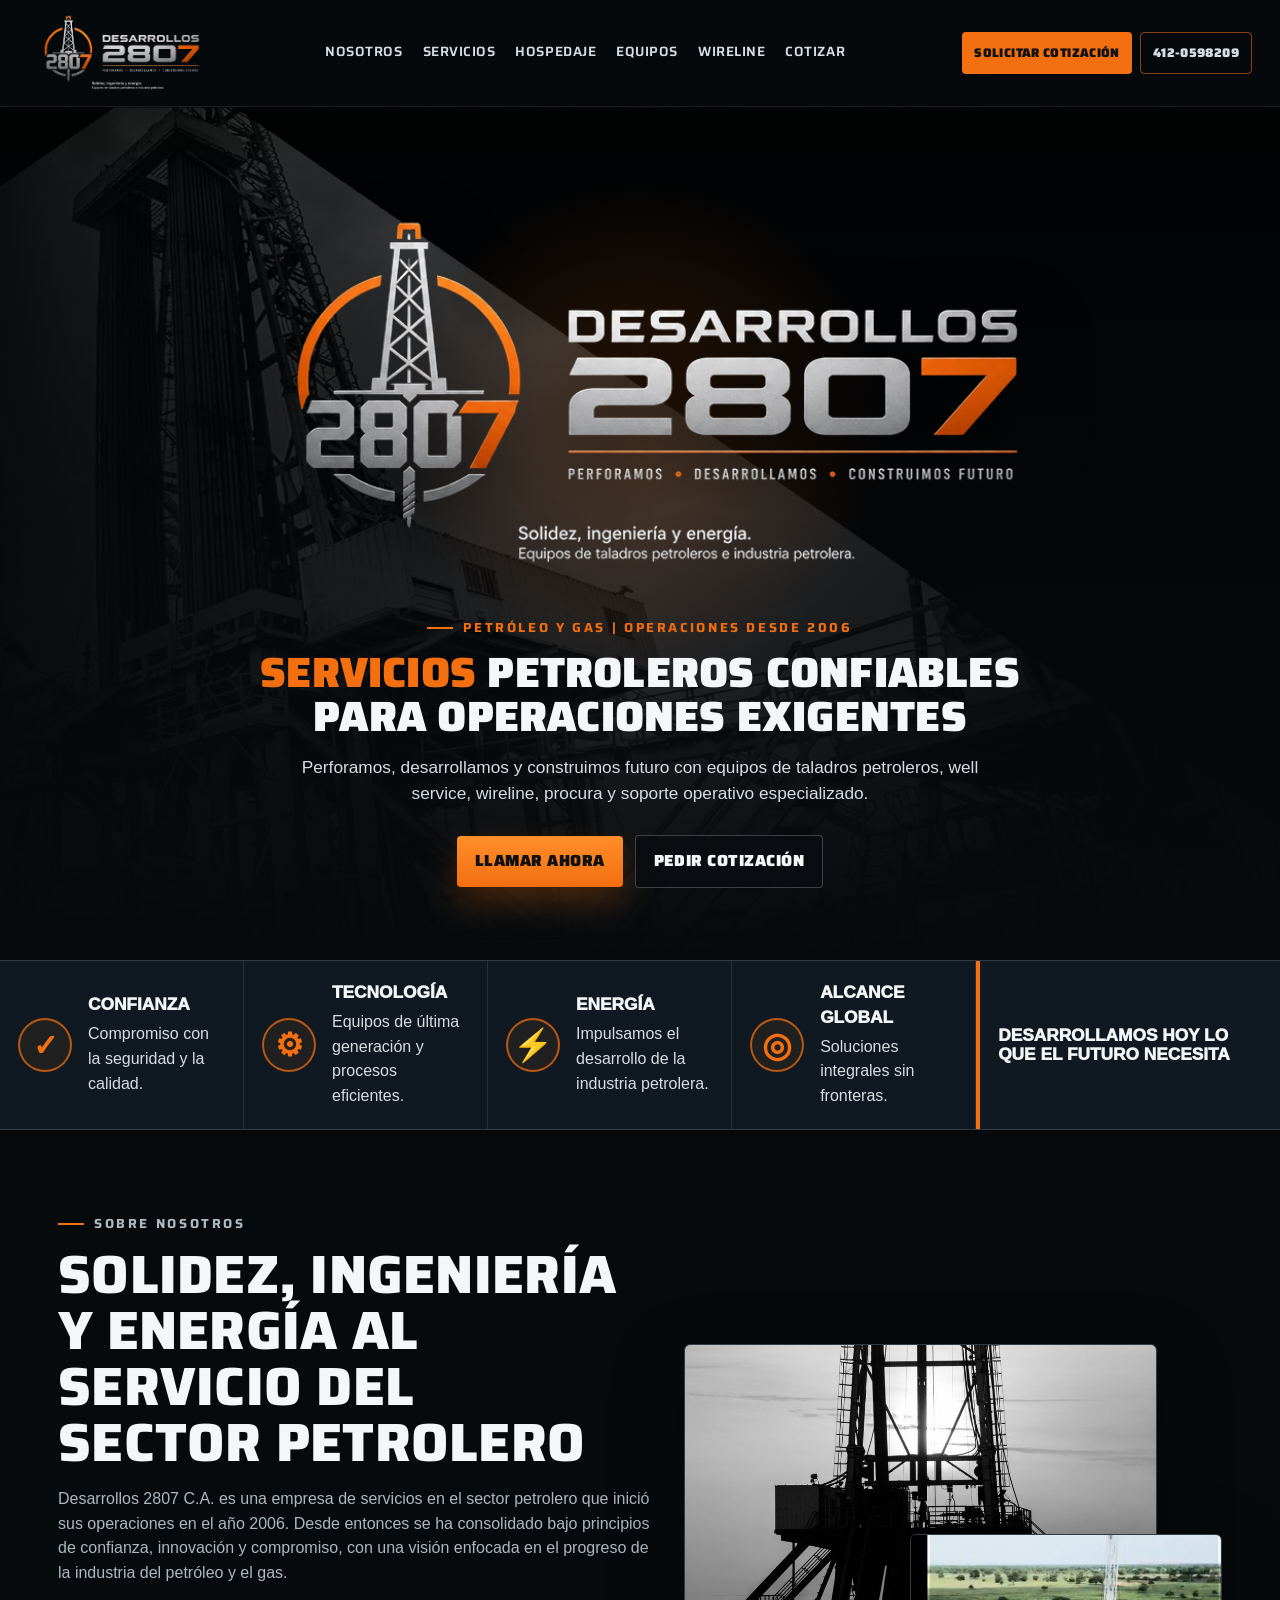
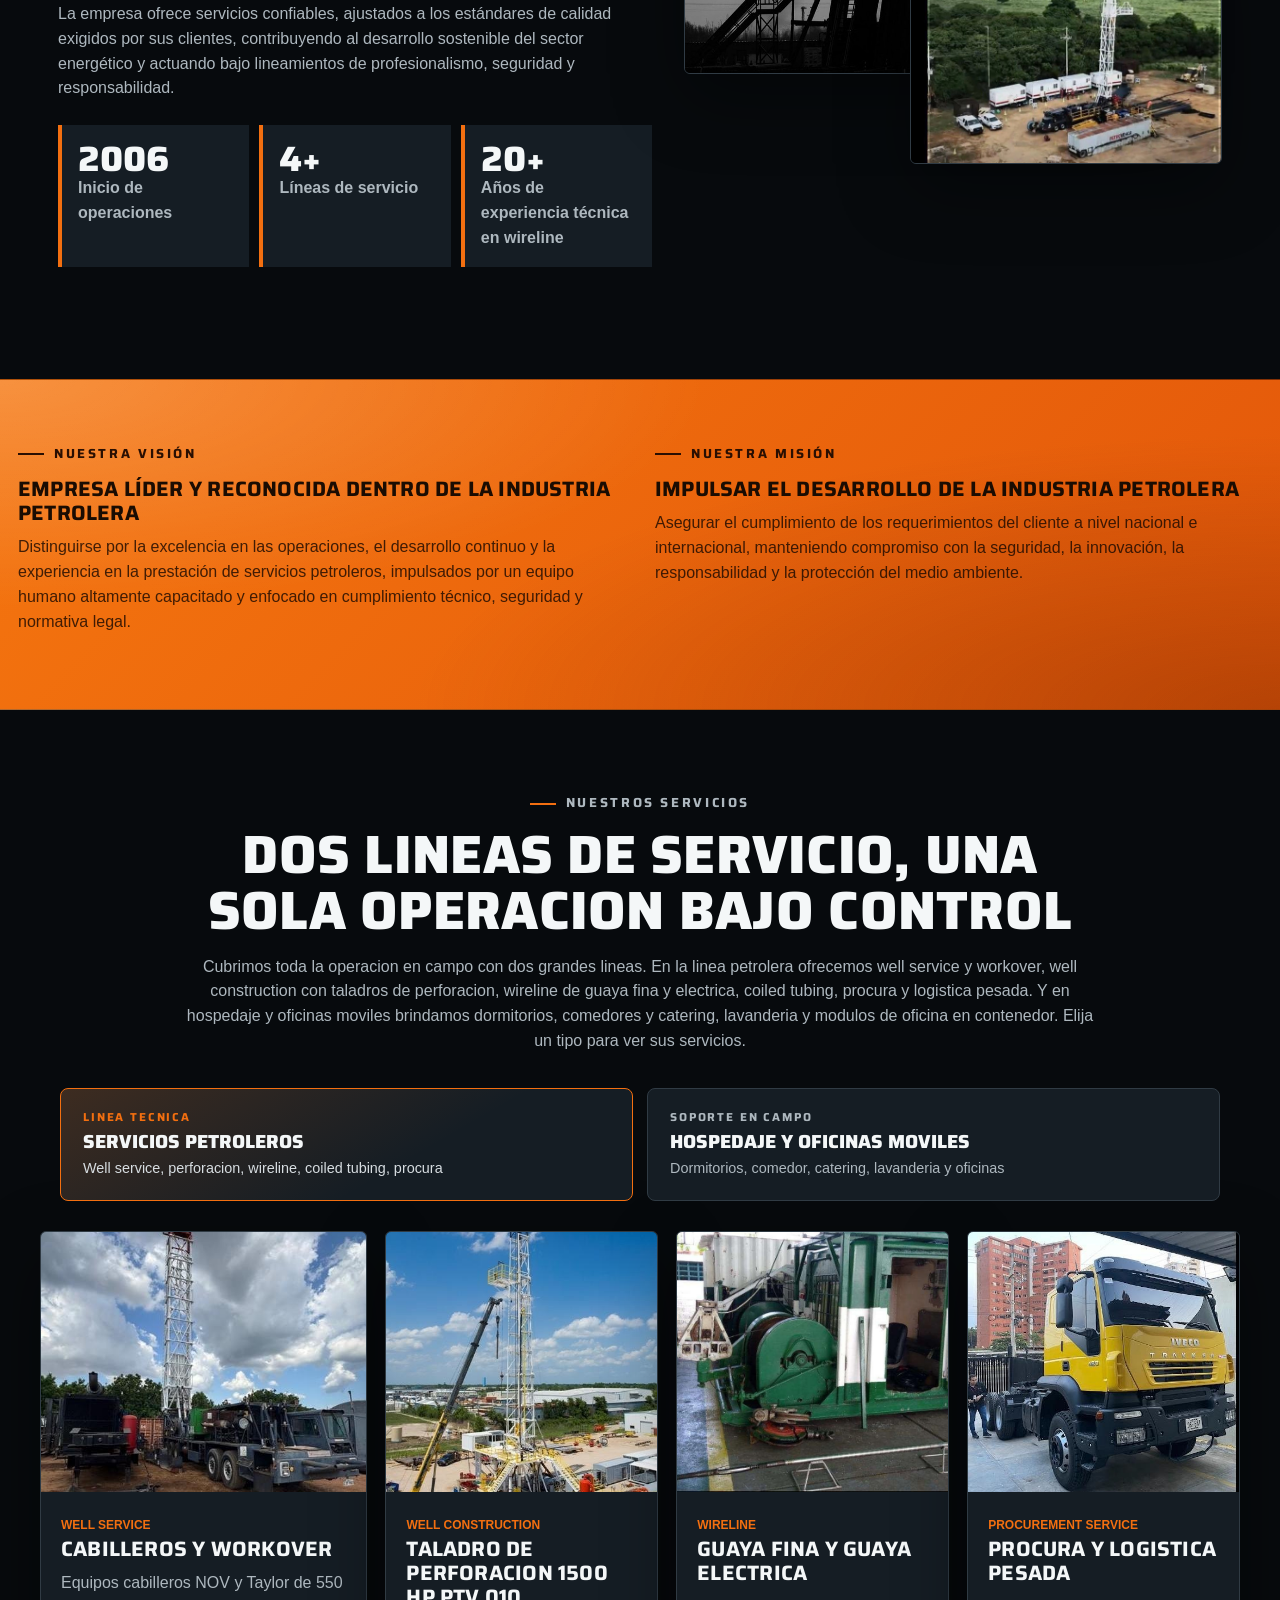
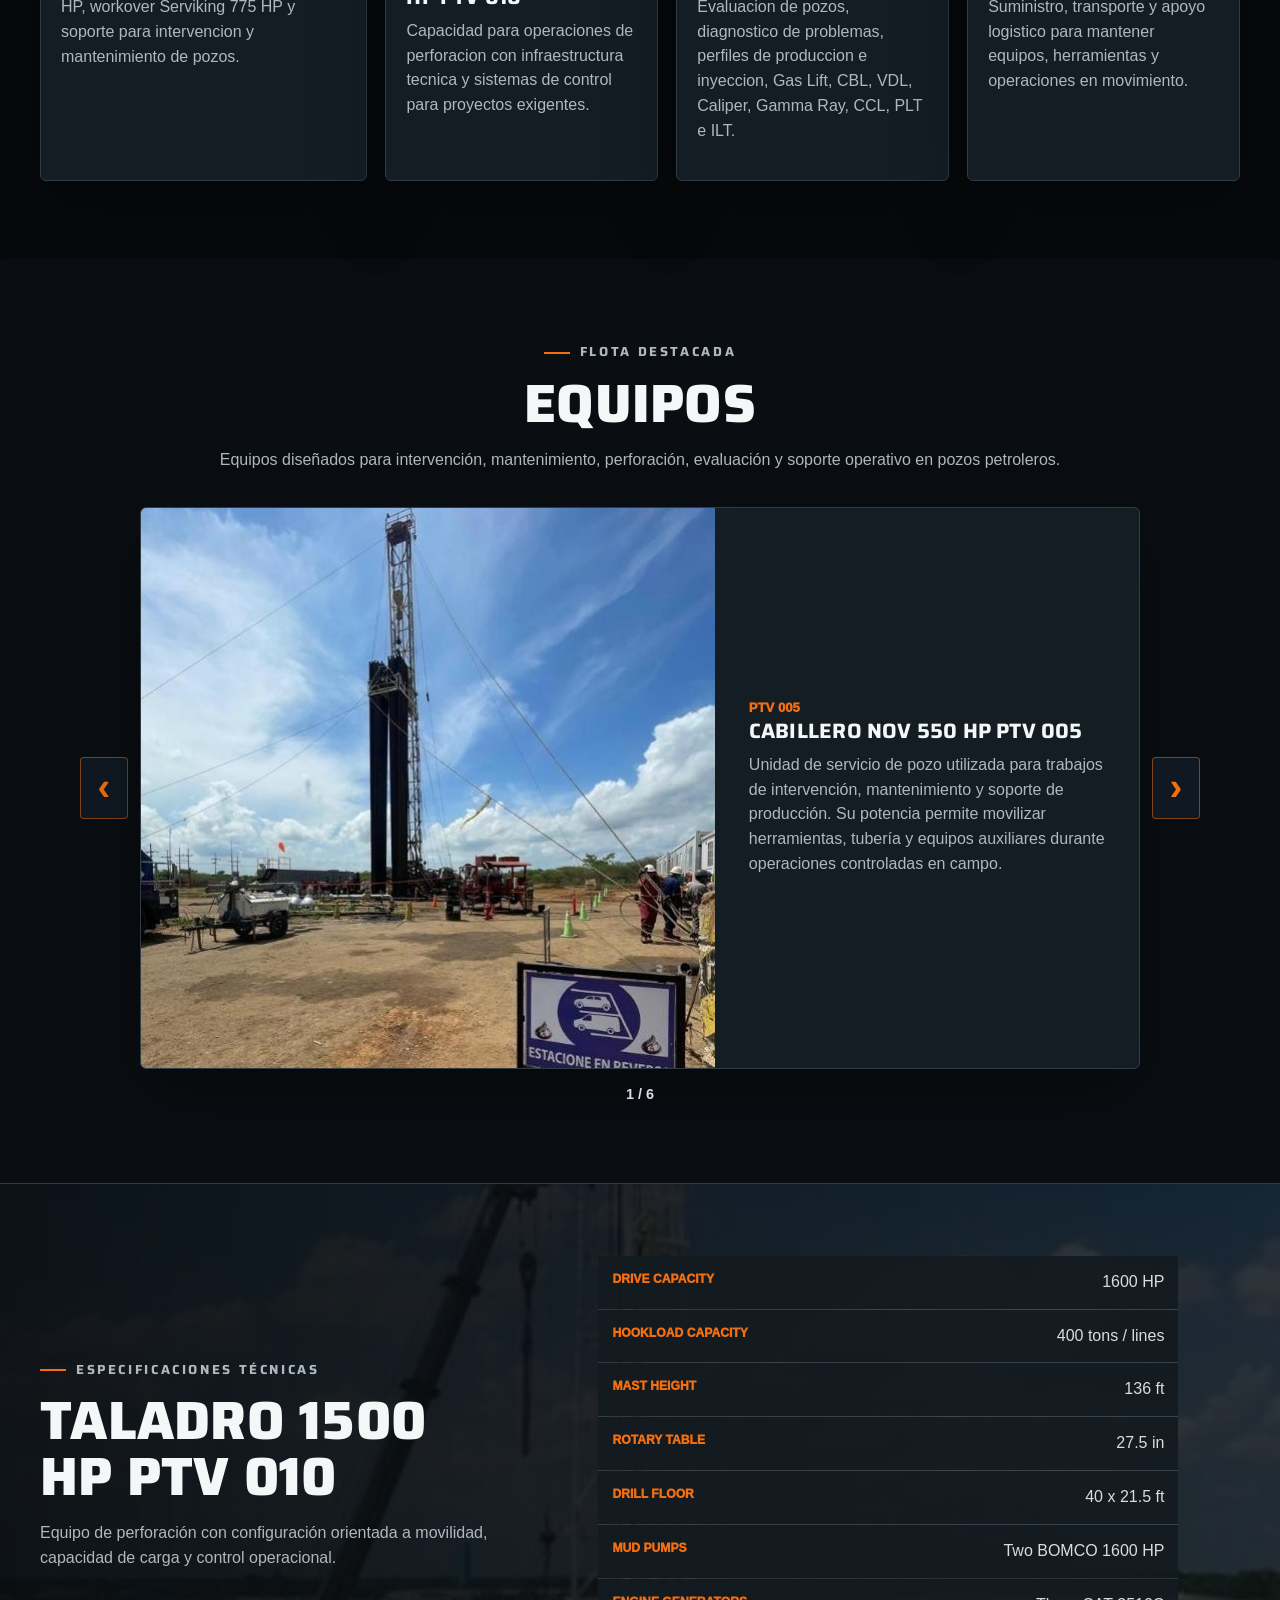
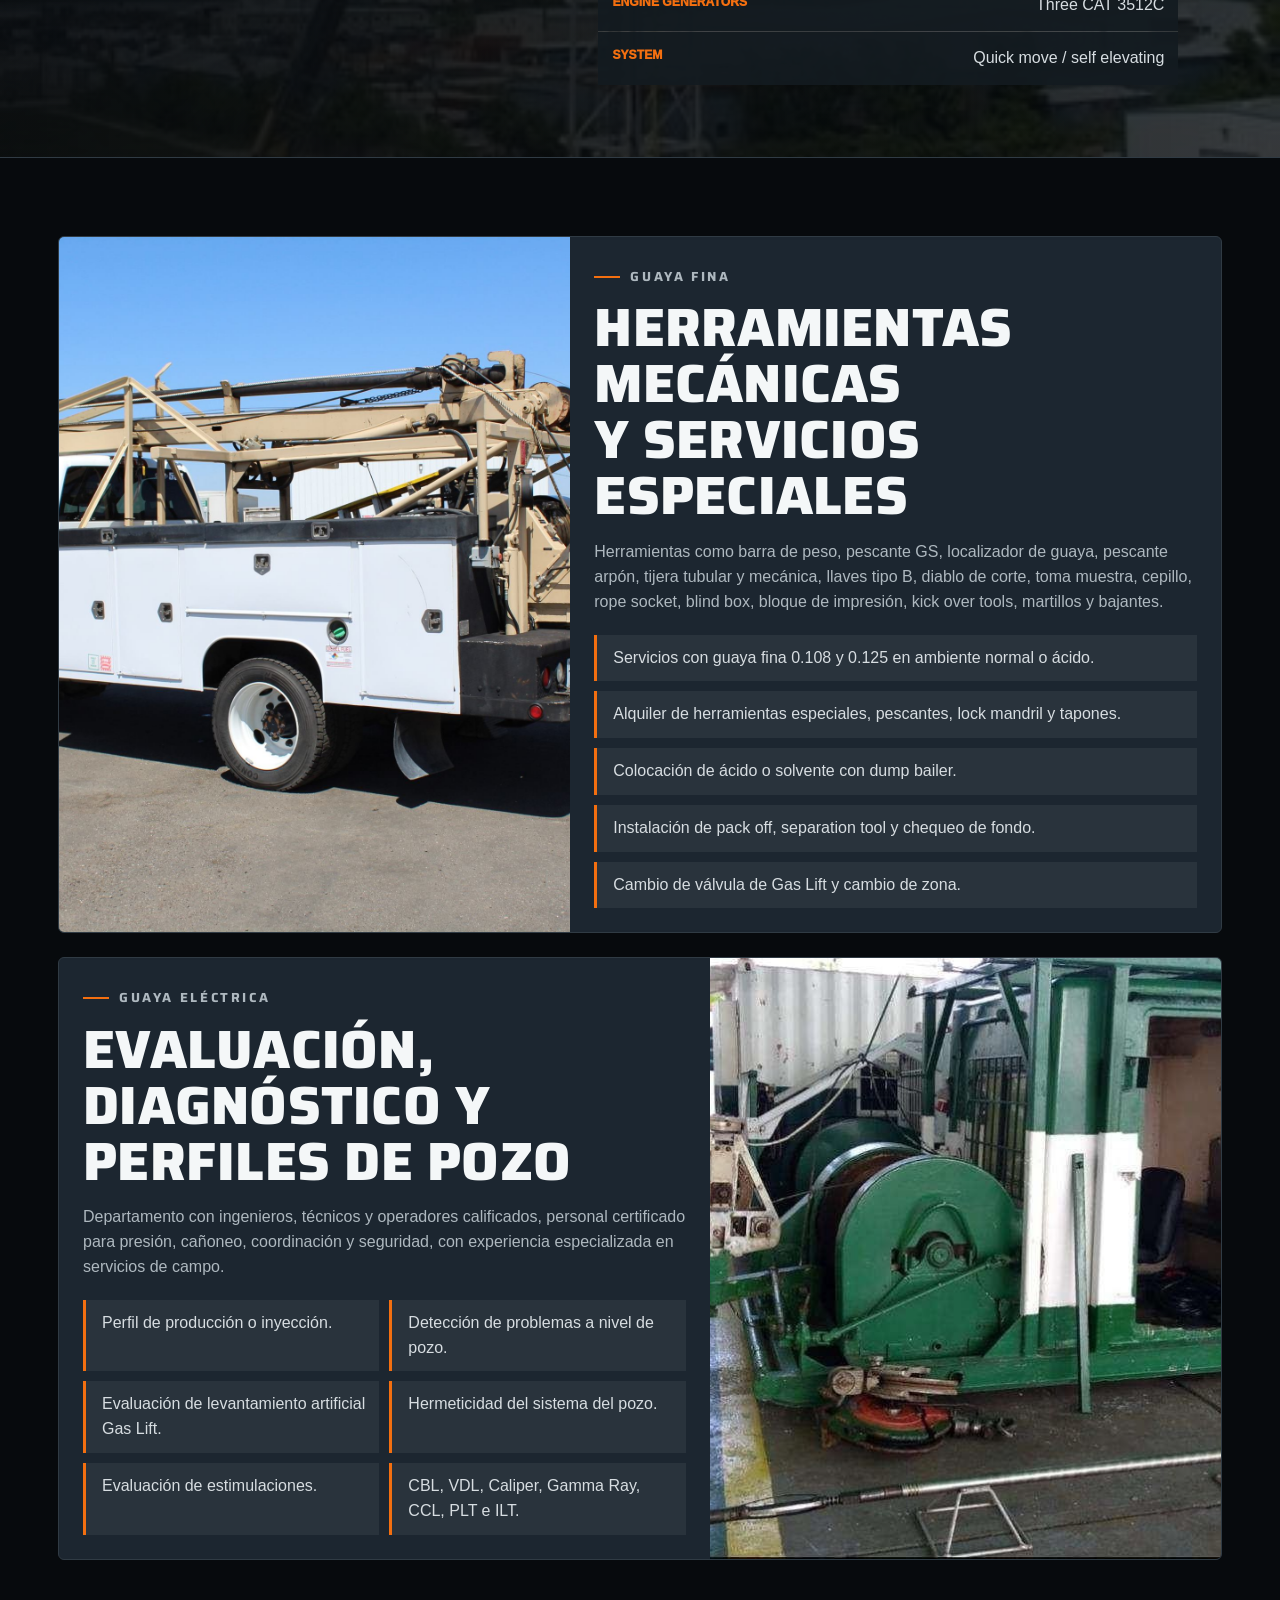
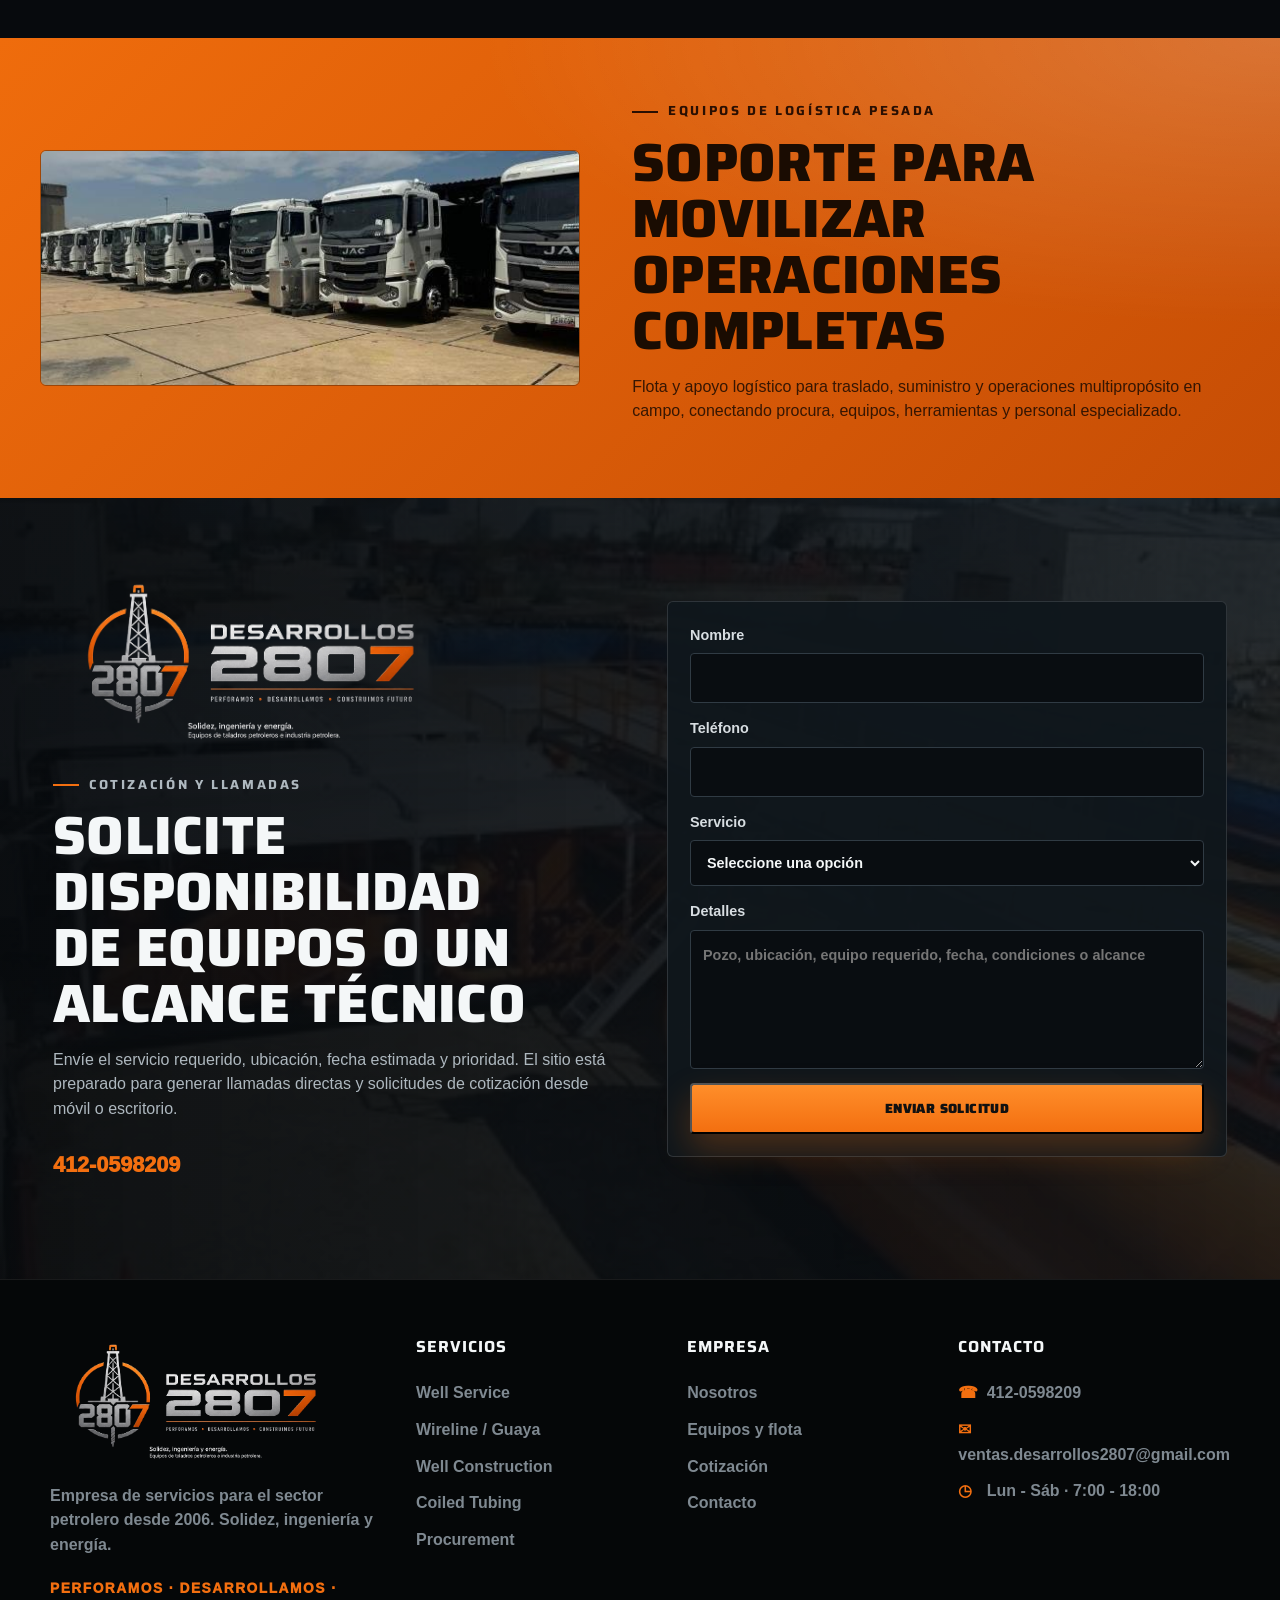
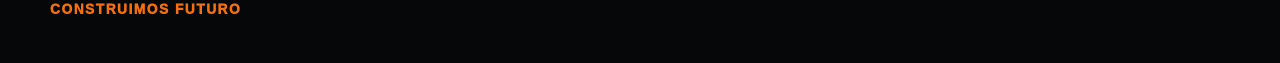
<file: index.html>
<!doctype html>
<html lang="es">
  <head>
    <meta charset="utf-8" />
    <meta name="viewport" content="width=device-width, initial-scale=1" />
    <title>Desarrollos 2807 C.A. | Servicios petroleros y equipos de perforación</title>
    <meta
      name="description"
      content="Desarrollos 2807 C.A. ofrece well service, wireline, guaya fina, guaya eléctrica, well construction, coiled tubing, procura y logística para petróleo y gas."
    />
    <meta name="theme-color" content="#0b1014" />
    <link rel="preconnect" href="https://fonts.googleapis.com" />
    <link rel="preconnect" href="https://fonts.gstatic.com" crossorigin />
    <link rel="stylesheet" href="https://fonts.googleapis.com/css2?family=Saira:wght@500;600;700;800;900&display=swap" />
    <link rel="preload" href="principal.png" as="image" />
    <link rel="preload" href="assets/cover-rig.jpg" as="image" />
    <link rel="stylesheet" href="styles.css" />
  </head>
  <body>
    <header class="site-header">
      <a class="brand" href="#inicio" aria-label="Desarrollos 2807 inicio">
        <img src="principal.png" alt="Desarrollos 2807 C.A." />
      </a>
      <nav class="main-nav" aria-label="Seleccione una sección">
        <a href="#nosotros">Nosotros</a>
        <a href="#servicios">Servicios</a>
        <a href="#hospedaje">Hospedaje</a>
        <a href="#equipos">Equipos</a>
        <a href="#wireline">Wireline</a>
        <a href="#contacto">Cotizar</a>
      </nav>
      <div class="header-actions">
        <a class="mini-action" href="#contacto">Solicitar cotización</a>
        <a class="phone-action" href="tel:+584120598209">412-0598209</a>
      </div>
    </header>

    <main id="inicio">
      <section class="hero" aria-labelledby="hero-title">
        <div class="hero-background" aria-hidden="true"></div>
        <div class="hero-shell">
          <img class="hero-mark" src="principal.png" alt="Desarrollos 2807 C.A." />
          <p class="eyebrow">Petróleo y gas | Operaciones desde 2006</p>
          <h1 id="hero-title"><span class="hero-word-service">Servicios</span> petroleros confiables para operaciones exigentes</h1>
          <p class="hero-copy">
            Perforamos, desarrollamos y construimos futuro con equipos de taladros petroleros,
            well service, wireline, procura y soporte operativo especializado.
          </p>
          <div class="hero-actions">
            <a class="btn btn-primary" href="tel:+584120598209">Llamar ahora</a>
            <a class="btn btn-dark" href="#contacto">Pedir cotización</a>
          </div>
        </div>
      </section>

      <section class="values-strip" aria-label="Valores corporativos">
        <article>
          <span class="value-icon trust-icon" aria-hidden="true">✓</span>
          <div><strong>Confianza</strong><p>Compromiso con la seguridad y la calidad.</p></div>
        </article>
        <article>
          <span class="value-icon tech-icon" aria-hidden="true">⚙</span>
          <div><strong>Tecnología</strong><p>Equipos de última generación y procesos eficientes.</p></div>
        </article>
        <article>
          <span class="value-icon energy-icon" aria-hidden="true">⚡</span>
          <div><strong>Energía</strong><p>Impulsamos el desarrollo de la industria petrolera.</p></div>
        </article>
        <article>
          <span class="value-icon global-icon" aria-hidden="true">◎</span>
          <div><strong>Alcance global</strong><p>Soluciones integrales sin fronteras.</p></div>
        </article>
        <div class="value-statement">Desarrollamos hoy lo que el futuro necesita</div>
      </section>

      <section id="nosotros" class="section about-section">
        <div class="section-copy">
          <p class="eyebrow">Sobre nosotros</p>
          <h2>Solidez, ingeniería y energía al servicio del sector petrolero</h2>
          <p>
            Desarrollos 2807 C.A. es una empresa de servicios en el sector petrolero que inició sus
            operaciones en el año 2006. Desde entonces se ha consolidado bajo principios de confianza,
            innovación y compromiso, con una visión enfocada en el progreso de la industria del
            petróleo y el gas.
          </p>
          <p>
            La empresa ofrece servicios confiables, ajustados a los estándares de calidad exigidos por
            sus clientes, contribuyendo al desarrollo sostenible del sector energético y actuando bajo
            lineamientos de profesionalismo, seguridad y responsabilidad.
          </p>
          <div class="stats-row">
            <div><strong>2006</strong><span>Inicio de operaciones</span></div>
            <div><strong>4+</strong><span>Líneas de servicio</span></div>
            <div><strong>20+</strong><span>Años de experiencia técnica en wireline</span></div>
          </div>
        </div>
        <div class="about-photos">
          <img class="photo-main" src="assets/about-team-rig.jpg" alt="Equipo de taladro petrolero" />
          <img class="photo-small" src="assets/about-rig.jpg" alt="Operación petrolera en campo" />
        </div>
      </section>

      <section class="mission-band">
        <article>
          <p class="eyebrow">Nuestra visión</p>
          <h3>Empresa líder y reconocida dentro de la industria petrolera</h3>
          <p>
            Distinguirse por la excelencia en las operaciones, el desarrollo continuo y la experiencia
            en la prestación de servicios petroleros, impulsados por un equipo humano altamente
            capacitado y enfocado en cumplimiento técnico, seguridad y normativa legal.
          </p>
        </article>
        <article>
          <p class="eyebrow">Nuestra misión</p>
          <h3>Impulsar el desarrollo de la industria petrolera</h3>
          <p>
            Asegurar el cumplimiento de los requerimientos del cliente a nivel nacional e internacional,
            manteniendo compromiso con la seguridad, la innovación, la responsabilidad y la protección
            del medio ambiente.
          </p>
        </article>
      </section>

      <section id="servicios" class="section services-section">
        <div class="section-head">
          <p class="eyebrow">Nuestros servicios</p>
          <h2>Dos lineas de servicio, una sola operacion bajo control</h2>
          <p>Cubrimos toda la operacion en campo con dos grandes lineas. En la linea petrolera ofrecemos well service y workover, well construction con taladros de perforacion, wireline de guaya fina y electrica, coiled tubing, procura y logistica pesada. Y en hospedaje y oficinas moviles brindamos dormitorios, comedores y catering, lavanderia y modulos de oficina en contenedor. Elija un tipo para ver sus servicios.</p>
        </div>

        <div class="svc-tabs" role="tablist" aria-label="Tipos de servicio">
          <button class="svc-tab" type="button" role="tab" data-tab="petroleros" aria-selected="true">
            <span class="tab-kicker">Linea tecnica</span>
            <span class="tab-title">Servicios Petroleros</span>
            <span class="tab-sub">Well service, perforacion, wireline, coiled tubing, procura</span>
          </button>
          <button class="svc-tab" id="hospedaje" type="button" role="tab" data-tab="hospedaje" aria-selected="false">
            <span class="tab-kicker">Soporte en campo</span>
            <span class="tab-title">Hospedaje y Oficinas Moviles</span>
            <span class="tab-sub">Dormitorios, comedor, catering, lavanderia y oficinas</span>
          </button>
        </div>

        <div class="svc-panel is-active" data-panel="petroleros" role="tabpanel">
          <div class="service-grid">
            <article class="service-card large-card">
              <img src="assets/cabillero-002.jpg" alt="Cabillero NOV 550 HP" />
              <div>
                <span>Well service</span>
                <h3>Cabilleros y workover</h3>
                <p>Equipos cabilleros NOV y Taylor de 550 HP, workover Serviking 775 HP y soporte para intervencion y mantenimiento de pozos.</p>
              </div>
            </article>
            <article class="service-card">
              <img src="assets/drilling-1500.jpg" alt="Taladro de perforación 1500 HP" />
              <div>
                <span>Well construction</span>
                <h3>Taladro de perforacion 1500 HP PTV 010</h3>
                <p>Capacidad para operaciones de perforacion con infraestructura tecnica y sistemas de control para proyectos exigentes.</p>
              </div>
            </article>
            <article class="service-card">
              <img src="assets/guaya-electrica.jpg" alt="Guaya eléctrica" />
              <div>
                <span>Wireline</span>
                <h3>Guaya fina y guaya electrica</h3>
                <p>Evaluacion de pozos, diagnostico de problemas, perfiles de produccion e inyeccion, Gas Lift, CBL, VDL, Caliper, Gamma Ray, CCL, PLT e ILT.</p>
              </div>
            </article>
            <article class="service-card">
              <img src="assets/truck-yellow.jpg" alt="Logística pesada" />
              <div>
                <span>Procurement service</span>
                <h3>Procura y logistica pesada</h3>
                <p>Suministro, transporte y apoyo logistico para mantener equipos, herramientas y operaciones en movimiento.</p>
              </div>
            </article>
          </div>
        </div>

        <div class="svc-panel" data-panel="hospedaje" role="tabpanel">
          <div class="category-grid">
            <a class="category-card" href="dormitorios.html">
              <img src="assets/productos/dormitorio-obrero-interior.png" alt="Dormitorios moviles" />
              <div class="cat-overlay">
                <span>Alojamiento</span>
                <h3>Dormitorios</h3>
                <p>Personal obrero y tecnico, literas, camas y banos.</p>
                <span class="cat-go">Ver productos</span>
              </div>
            </a>
            <a class="category-card" href="comedor.html">
              <img src="assets/productos/comedor-interior.png" alt="Comedor y catering" />
              <div class="cat-overlay">
                <span>Alimentacion</span>
                <h3>Comedor y Catering</h3>
                <p>Comedores industriales, cocina y servicio de catering.</p>
                <span class="cat-go">Ver productos</span>
              </div>
            </a>
            <a class="category-card" href="lavanderia.html">
              <img src="assets/productos/lavanderia-interior.png" alt="Lavanderia movil" />
              <div class="cat-overlay">
                <span>Servicio</span>
                <h3>Lavanderia Movil</h3>
                <p>Lavado, secado y doblado de uniformes en campo.</p>
                <span class="cat-go">Ver productos</span>
              </div>
            </a>
            <a class="category-card" href="oficinas.html">
              <img src="assets/productos/oficina-interior.png" alt="Oficinas moviles" />
              <div class="cat-overlay">
                <span>Espacios</span>
                <h3>Oficinas</h3>
                <p>Modulos de oficina y soporte logistico equipados.</p>
                <span class="cat-go">Ver productos</span>
              </div>
            </a>
          </div>
        </div>
      </section>

      <section id="equipos" class="section fleet-section">
        <div class="section-copy compact">
          <p class="eyebrow">Flota destacada</p>
          <h2>Equipos</h2>
          <p>
            Equipos diseñados para intervención, mantenimiento, perforación, evaluación y soporte operativo en pozos petroleros.
          </p>
        </div>
        <div class="equipment-carousel" aria-label="Carrusel de equipos">
          <button class="carousel-btn prev" type="button" aria-label="Equipo anterior">‹</button>
          <div class="equipment-stage">
            <article class="equipment-slide is-active">
              <img src="assets/cabillero-005.jpg" alt="Cabillero NOV 550 HP PTV 005" />
              <div class="equipment-info">
                <span>PTV 005</span>
                <h3>Cabillero NOV 550 HP PTV 005</h3>
                <p>Unidad de servicio de pozo utilizada para trabajos de intervención, mantenimiento y soporte de producción. Su potencia permite movilizar herramientas, tubería y equipos auxiliares durante operaciones controladas en campo.</p>
              </div>
            </article>
            <article class="equipment-slide">
              <img src="assets/cabillero-003.jpg" alt="Cabillero NOV 550 HP PTV 003" />
              <div class="equipment-info">
                <span>PTV 003</span>
                <h3>Cabillero NOV 550 HP PTV 003</h3>
                <p>Equipo orientado a maniobras de reacondicionamiento y servicios de pozo. Apoya operaciones donde se requiere levantar, bajar o manipular componentes de manera segura y eficiente.</p>
              </div>
            </article>
            <article class="equipment-slide">
              <img src="assets/cabillero-taylor.jpg" alt="Cabillero Taylor 550 HP PTV 006" />
              <div class="equipment-info">
                <span>PTV 006</span>
                <h3>Cabillero Taylor 550 HP PTV 006</h3>
                <p>Cabillero para trabajos de servicio y mantenimiento de pozos, diseñado para operar con capacidad mecánica constante y facilitar tareas de intervención en locaciones petroleras.</p>
              </div>
            </article>
            <article class="equipment-slide">
              <img src="assets/workover.jpg" alt="Workover Serviking 775 HP PTV 008" />
              <div class="equipment-info">
                <span>PTV 008</span>
                <h3>Workover Serviking 775 HP PTV 008</h3>
                <p>Equipo de workover para reacondicionamiento de pozos, cambios de completación, recuperación de producción y operaciones que requieren mayor capacidad de izaje y control operativo.</p>
              </div>
            </article>
            <article class="equipment-slide">
              <img src="assets/drilling-1500.jpg" alt="Taladro de perforación 1500 HP PTV 010" />
              <div class="equipment-info">
                <span>PTV 010</span>
                <h3>Taladro de perforación 1500 HP PTV 010</h3>
                <p>Taladro de alta capacidad para construcción y perforación de pozos. Integra sistemas de potencia, mesa rotaria, bombas de lodo, generación eléctrica y control de sólidos para operaciones exigentes.</p>
              </div>
            </article>
            <article class="equipment-slide">
              <img src="assets/coiled-tubing.jpg" alt="Coiled Tubing NOV 80K" />
              <div class="equipment-info">
                <span>NOV 80K</span>
                <h3>Coiled Tubing</h3>
                <p>Unidad de tubería continua para limpieza, estimulación, circulación, intervención y trabajos de fondo sin necesidad de retirar completamente la completación del pozo.</p>
              </div>
            </article>
          </div>
          <button class="carousel-btn next" type="button" aria-label="Equipo siguiente">›</button>
        </div>
        <div class="carousel-status" aria-live="polite">1 / 6</div>
      </section>

      <section class="spec-section">
        <div class="spec-copy">
          <p class="eyebrow">Especificaciones técnicas</p>
          <h2>Taladro 1500 HP PTV 010</h2>
          <p>Equipo de perforación con configuración orientada a movilidad, capacidad de carga y control operacional.</p>
        </div>
        <dl class="spec-list">
          <div><dt>Drive capacity</dt><dd>1600 HP</dd></div>
          <div><dt>Hookload capacity</dt><dd>400 tons / lines</dd></div>
          <div><dt>Mast height</dt><dd>136 ft</dd></div>
          <div><dt>Rotary table</dt><dd>27.5 in</dd></div>
          <div><dt>Drill floor</dt><dd>40 x 21.5 ft</dd></div>
          <div><dt>Mud pumps</dt><dd>Two BOMCO 1600 HP</dd></div>
          <div><dt>Engine generators</dt><dd>Three CAT 3512C</dd></div>
          <div><dt>System</dt><dd>Quick move / self elevating</dd></div>
        </dl>
      </section>

      <section id="wireline" class="section wireline-section">
        <div class="wire-card">
          <img src="assets/guaya-fina-online.jpg" alt="Unidad de guaya fina en campo" />
          <div>
            <p class="eyebrow">Guaya fina</p>
            <h2>Herramientas mecánicas y servicios especiales</h2>
            <p>
              Herramientas como barra de peso, pescante GS, localizador de guaya, pescante arpón,
              tijera tubular y mecánica, llaves tipo B, diablo de corte, toma muestra, cepillo,
              rope socket, blind box, bloque de impresión, kick over tools, martillos y bajantes.
            </p>
            <ul class="check-list">
              <li>Servicios con guaya fina 0.108 y 0.125 en ambiente normal o ácido.</li>
              <li>Alquiler de herramientas especiales, pescantes, lock mandril y tapones.</li>
              <li>Colocación de ácido o solvente con dump bailer.</li>
              <li>Instalación de pack off, separation tool y chequeo de fondo.</li>
              <li>Cambio de válvula de Gas Lift y cambio de zona.</li>
            </ul>
          </div>
        </div>
        <div class="wire-card reverse">
          <img src="assets/wireline.jpg" alt="Servicio de guaya eléctrica" />
          <div>
            <p class="eyebrow">Guaya eléctrica</p>
            <h2>Evaluación, diagnóstico y perfiles de pozo</h2>
            <p>
              Departamento con ingenieros, técnicos y operadores calificados, personal certificado para
              presión, cañoneo, coordinación y seguridad, con experiencia especializada en servicios de campo.
            </p>
            <ul class="check-list two-col">
              <li>Perfil de producción o inyección.</li>
              <li>Detección de problemas a nivel de pozo.</li>
              <li>Evaluación de levantamiento artificial Gas Lift.</li>
              <li>Hermeticidad del sistema del pozo.</li>
              <li>Evaluación de estimulaciones.</li>
              <li>CBL, VDL, Caliper, Gamma Ray, CCL, PLT e ILT.</li>
            </ul>
          </div>
        </div>
      </section>

      <section class="logistics-band">
        <img src="assets/heavy-logistics.jpg" alt="Equipos de logística pesada" />
        <div>
          <p class="eyebrow">Equipos de logística pesada</p>
          <h2>Soporte para movilizar operaciones completas</h2>
          <p>
            Flota y apoyo logístico para traslado, suministro y operaciones multipropósito en campo,
            conectando procura, equipos, herramientas y personal especializado.
          </p>
        </div>
      </section>

      <section id="contacto" class="quote-section">
        <div class="quote-copy">
          <img src="principal.png" alt="Desarrollos 2807 C.A." />
          <p class="eyebrow">Cotización y llamadas</p>
          <h2>Solicite disponibilidad de equipos o un alcance técnico</h2>
          <p>
            Envíe el servicio requerido, ubicación, fecha estimada y prioridad. El sitio está preparado
            para generar llamadas directas y solicitudes de cotización desde móvil o escritorio.
          </p>
          <a class="quote-phone" href="tel:+584120598209">412-0598209</a>
        </div>
        <form class="quote-form" action="https://wa.me/584120598209" method="get" data-whatsapp="584120598209">
          <label>Nombre<input name="nombre" autocomplete="name" required /></label>
          <label>Teléfono<input name="telefono" type="tel" autocomplete="tel" required /></label>
          <label>Servicio
            <select name="servicio" required>
              <option value="">Seleccione una opción</option>
              <option>Well Service / Cabillero</option>
              <option>Workover</option>
              <option>Taladro 1500 HP</option>
              <option>Coiled Tubing</option>
              <option>Guaya fina</option>
              <option>Guaya eléctrica</option>
              <option>Procura / Logística pesada</option>
            </select>
          </label>
          <label>Detalles<textarea name="mensaje" rows="5" placeholder="Pozo, ubicación, equipo requerido, fecha, condiciones o alcance"></textarea></label>
          <button class="btn btn-primary" type="submit">Enviar solicitud</button>
        </form>
      </section>
    </main>

    <footer class="site-footer">
      <div class="footer-grid">
        <div class="footer-brand">
          <img src="principal.png" alt="Desarrollos 2807 C.A." />
          <p>Empresa de servicios para el sector petrolero desde 2006. Solidez, ingeniería y energía.</p>
          <strong>Perforamos · Desarrollamos · Construimos futuro</strong>
        </div>
        <nav class="footer-col" aria-label="Servicios del pie de página">
          <h3>Servicios</h3>
          <a href="#servicios">Well Service</a>
          <a href="#wireline">Wireline / Guaya</a>
          <a href="#servicios">Well Construction</a>
          <a href="#equipos">Coiled Tubing</a>
          <a href="#servicios">Procurement</a>
        </nav>
        <nav class="footer-col" aria-label="Empresa del pie de página">
          <h3>Empresa</h3>
          <a href="#nosotros">Nosotros</a>
          <a href="#equipos">Equipos y flota</a>
          <a href="#contacto">Cotización</a>
          <a href="#contacto">Contacto</a>
        </nav>
        <div class="footer-col footer-contact">
          <h3>Contacto</h3>
          <a href="tel:+584120598209"><span>☎</span> 412-0598209</a>
          <a href="mailto:ventas.desarrollos2807@gmail.com"><span>✉</span> ventas.desarrollos2807@gmail.com</a>
          <p><span>◷</span> Lun - Sáb · 7:00 - 18:00</p>
        </div>
      </div>
    </footer>

    <a class="mobile-call" href="tel:+584120598209">Llamar ahora</a>
    <script src="script.js?v=2"></script>
  </body>
</html>
</file>
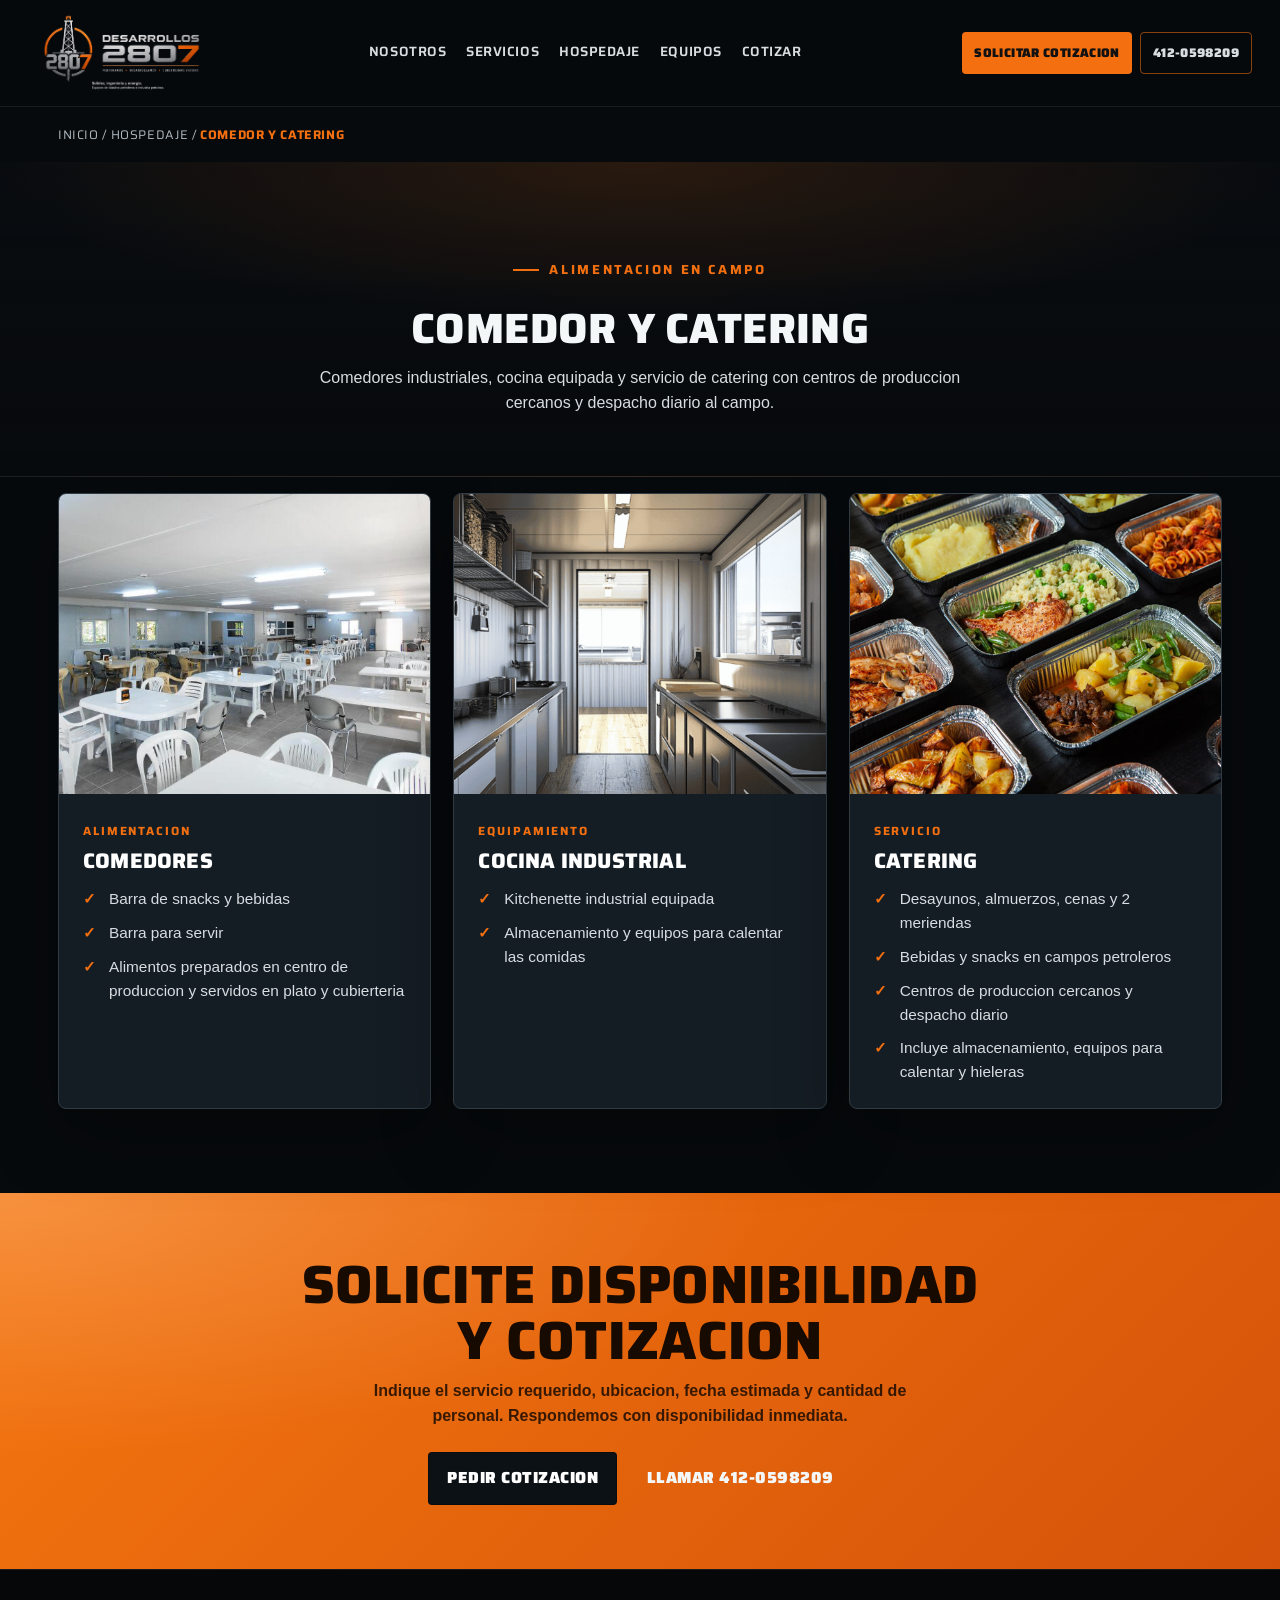
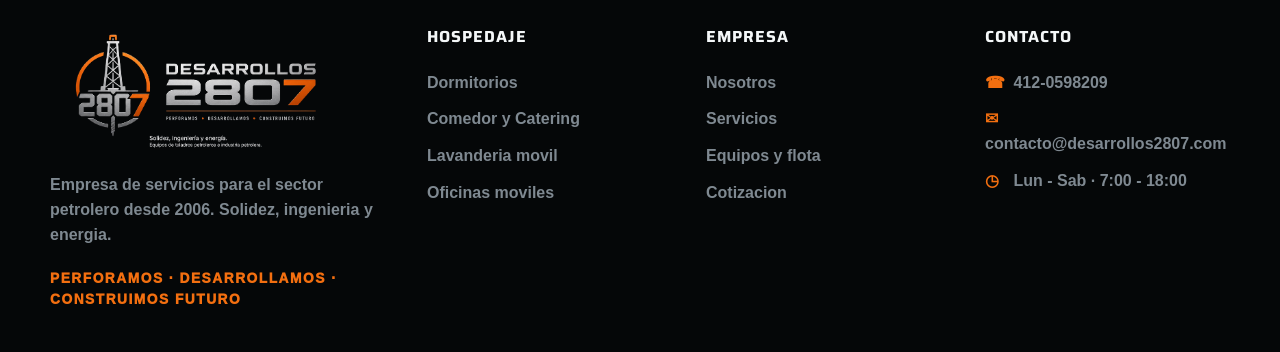
<file: comedor.html>
<!doctype html>
<html lang="es">
  <head>
    <meta charset="utf-8" />
    <meta name="viewport" content="width=device-width, initial-scale=1" />
    <title>Comedor y Catering | Desarrollos 2807 C.A.</title>
    <meta name="description" content="Comedores industriales, cocina equipada y servicio de catering en campos petroleros." />
    <meta name="theme-color" content="#0b1014" />
    <link rel="preconnect" href="https://fonts.googleapis.com" />
    <link rel="preconnect" href="https://fonts.gstatic.com" crossorigin />
    <link rel="stylesheet" href="https://fonts.googleapis.com/css2?family=Saira:wght@500;600;700;800;900&display=swap" />
    <link rel="stylesheet" href="styles.css" />
  </head>
  <body>
    <header class="site-header">
      <a class="brand" href="index.html" aria-label="Desarrollos 2807 inicio">
        <img src="principal.png" alt="Desarrollos 2807 C.A." />
      </a>
      <nav class="main-nav" aria-label="Seleccione una seccion">
        <a href="index.html#nosotros">Nosotros</a>
        <a href="index.html#servicios">Servicios</a>
        <a href="index.html#hospedaje">Hospedaje</a>
        <a href="index.html#equipos">Equipos</a>
        <a href="index.html#contacto">Cotizar</a>
      </nav>
      <div class="header-actions">
        <a class="mini-action" href="index.html#contacto">Solicitar cotizacion</a>
        <a class="phone-action" href="tel:+584120598209">412-0598209</a>
      </div>
    </header>

    <main>
      <nav class="breadcrumb" aria-label="Ruta de navegacion">
        <a href="index.html">Inicio</a> / <a href="index.html#hospedaje">Hospedaje</a> / <b>Comedor y Catering</b>
      </nav>
      <section class="page-hero">
        <p class="eyebrow">Alimentacion en campo</p>
        <h1>Comedor y Catering</h1>
        <p>Comedores industriales, cocina equipada y servicio de catering con centros de produccion cercanos y despacho diario al campo.</p>
      </section>
      <div class="product-grid">
        <article class="product-card">
          <img src="assets/productos/comedor-interior.png" alt="Comedores" />
          <div class="pc-body">
            <span>Alimentacion</span>
            <h3>Comedores</h3>
            <ul>
            <li>Barra de snacks y bebidas</li>
            <li>Barra para servir</li>
            <li>Alimentos preparados en centro de produccion y servidos en plato y cubierteria</li>
            </ul>
          </div>
        </article>
        <article class="product-card">
          <img src="assets/productos/cocina-interior.png" alt="Cocina Industrial" />
          <div class="pc-body">
            <span>Equipamiento</span>
            <h3>Cocina Industrial</h3>
            <ul>
            <li>Kitchenette industrial equipada</li>
            <li>Almacenamiento y equipos para calentar las comidas</li>
            </ul>
          </div>
        </article>
        <article class="product-card">
          <img src="assets/productos/catering-bandejas.png" alt="Catering" />
          <div class="pc-body">
            <span>Servicio</span>
            <h3>Catering</h3>
            <ul>
            <li>Desayunos, almuerzos, cenas y 2 meriendas</li>
            <li>Bebidas y snacks en campos petroleros</li>
            <li>Centros de produccion cercanos y despacho diario</li>
            <li>Incluye almacenamiento, equipos para calentar y hieleras</li>
            </ul>
          </div>
        </article>
      </div>
      <section class="cta-band">
        <h2>Solicite disponibilidad y cotizacion</h2>
        <p>Indique el servicio requerido, ubicacion, fecha estimada y cantidad de personal. Respondemos con disponibilidad inmediata.</p>
        <div class="cta-actions">
          <a class="btn btn-ink" href="index.html#contacto">Pedir cotizacion</a>
          <a class="btn btn-ghost" href="tel:+584120598209">Llamar 412-0598209</a>
        </div>
      </section>
    </main>

    <footer class="site-footer">
      <div class="footer-grid">
        <div class="footer-brand">
          <img src="principal.png" alt="Desarrollos 2807 C.A." />
          <p>Empresa de servicios para el sector petrolero desde 2006. Solidez, ingenieria y energia.</p>
          <strong>Perforamos &middot; Desarrollamos &middot; Construimos futuro</strong>
        </div>
        <nav class="footer-col" aria-label="Hospedaje del pie de pagina">
          <h3>Hospedaje</h3>
          <a href="dormitorios.html">Dormitorios</a>
          <a href="comedor.html">Comedor y Catering</a>
          <a href="lavanderia.html">Lavanderia movil</a>
          <a href="oficinas.html">Oficinas moviles</a>
        </nav>
        <nav class="footer-col" aria-label="Empresa del pie de pagina">
          <h3>Empresa</h3>
          <a href="index.html#nosotros">Nosotros</a>
          <a href="index.html#servicios">Servicios</a>
          <a href="index.html#equipos">Equipos y flota</a>
          <a href="index.html#contacto">Cotizacion</a>
        </nav>
        <div class="footer-col footer-contact">
          <h3>Contacto</h3>
          <a href="tel:+584120598209"><span>&#9742;</span> 412-0598209</a>
          <a href="mailto:contacto@desarrollos2807.com"><span>&#9993;</span> contacto@desarrollos2807.com</a>
          <p><span>&#9719;</span> Lun - Sab &middot; 7:00 - 18:00</p>
        </div>
      </div>
    </footer>

    <a class="mobile-call" href="tel:+584120598209">Llamar ahora</a>
    <script src="script.js"></script>
  </body>
</html>
</file>
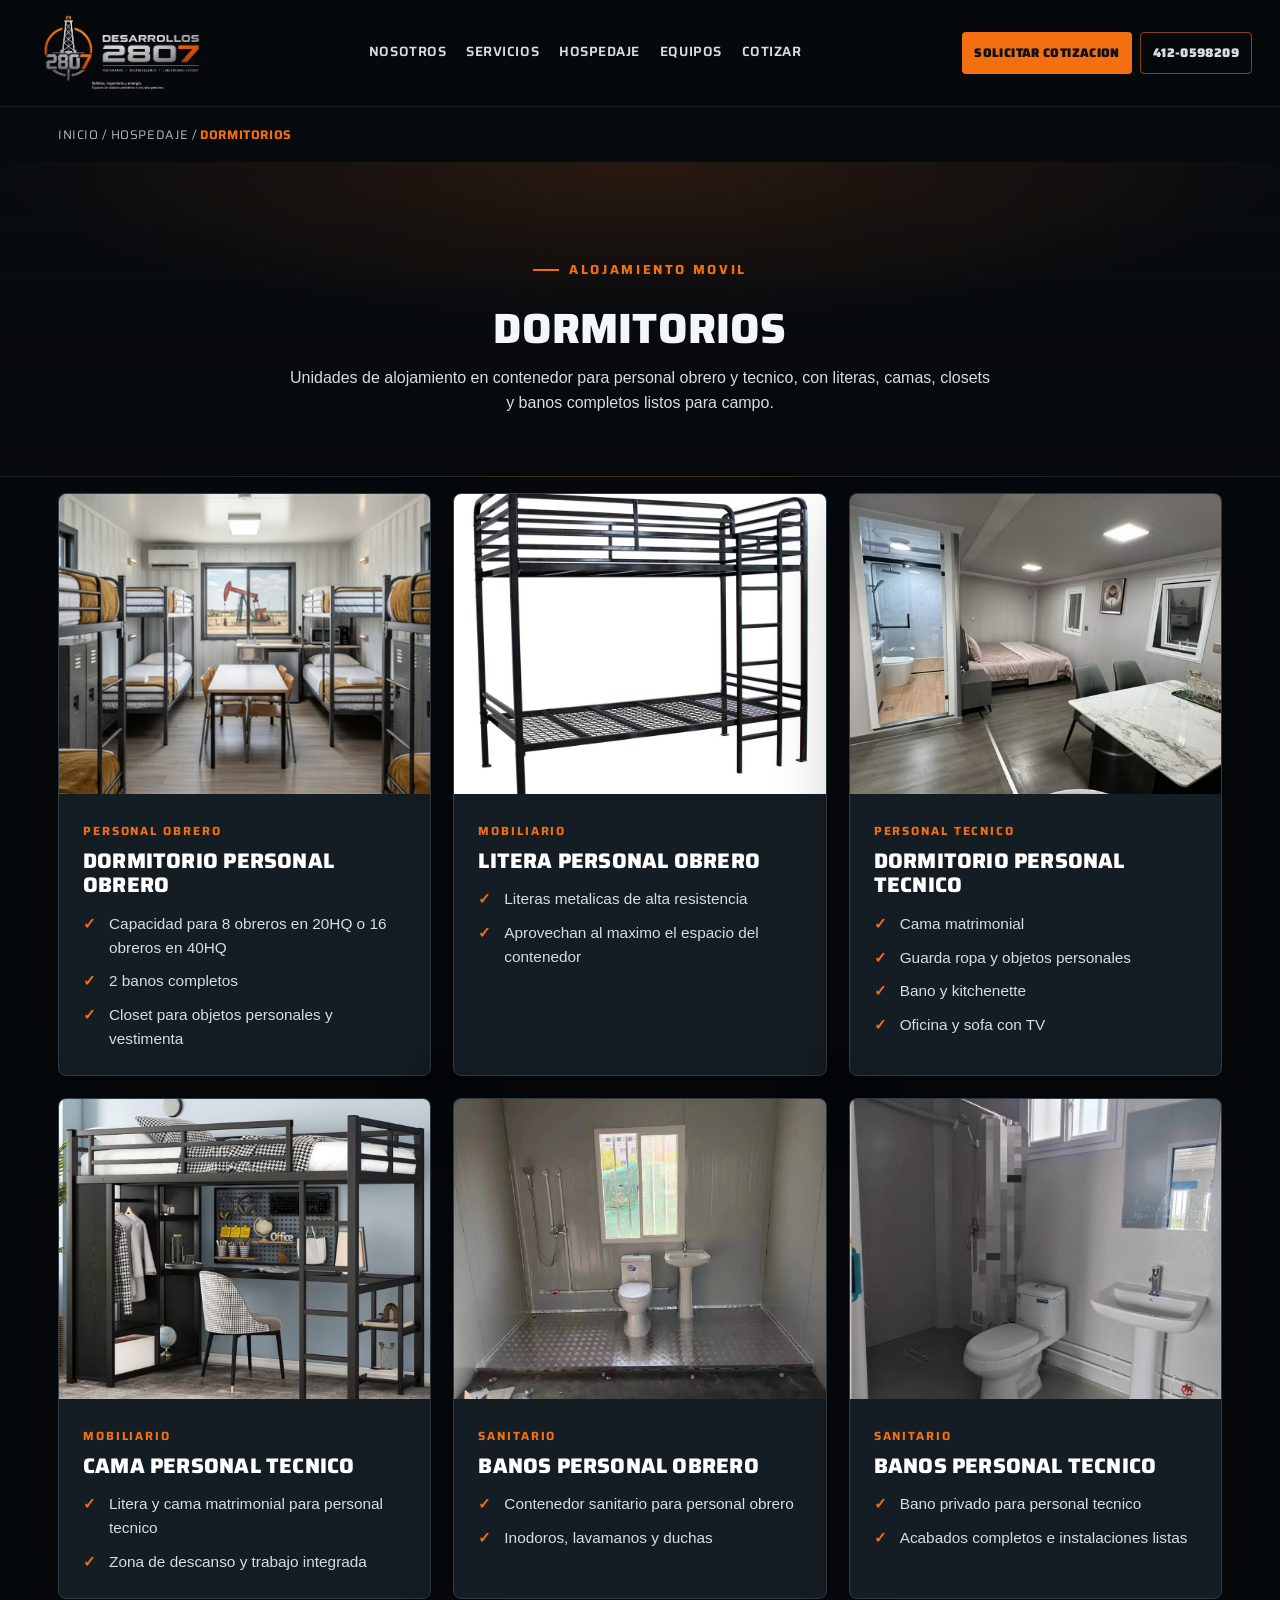
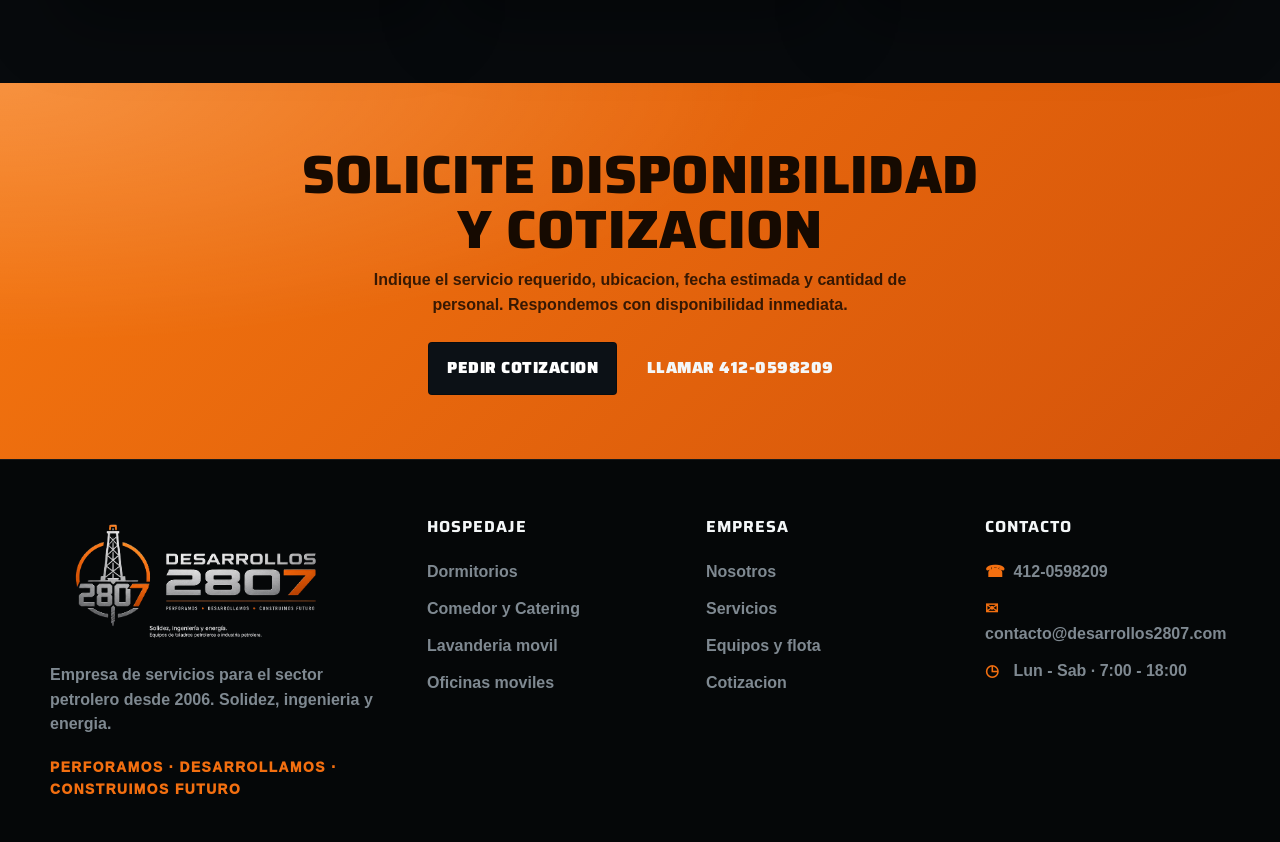
<file: dormitorios.html>
<!doctype html>
<html lang="es">
  <head>
    <meta charset="utf-8" />
    <meta name="viewport" content="width=device-width, initial-scale=1" />
    <title>Dormitorios | Desarrollos 2807 C.A.</title>
    <meta name="description" content="Dormitorios moviles para personal obrero y tecnico, literas, camas y banos en contenedor." />
    <meta name="theme-color" content="#0b1014" />
    <link rel="preconnect" href="https://fonts.googleapis.com" />
    <link rel="preconnect" href="https://fonts.gstatic.com" crossorigin />
    <link rel="stylesheet" href="https://fonts.googleapis.com/css2?family=Saira:wght@500;600;700;800;900&display=swap" />
    <link rel="stylesheet" href="styles.css" />
  </head>
  <body>
    <header class="site-header">
      <a class="brand" href="index.html" aria-label="Desarrollos 2807 inicio">
        <img src="principal.png" alt="Desarrollos 2807 C.A." />
      </a>
      <nav class="main-nav" aria-label="Seleccione una seccion">
        <a href="index.html#nosotros">Nosotros</a>
        <a href="index.html#servicios">Servicios</a>
        <a href="index.html#hospedaje">Hospedaje</a>
        <a href="index.html#equipos">Equipos</a>
        <a href="index.html#contacto">Cotizar</a>
      </nav>
      <div class="header-actions">
        <a class="mini-action" href="index.html#contacto">Solicitar cotizacion</a>
        <a class="phone-action" href="tel:+584120598209">412-0598209</a>
      </div>
    </header>

    <main>
      <nav class="breadcrumb" aria-label="Ruta de navegacion">
        <a href="index.html">Inicio</a> / <a href="index.html#hospedaje">Hospedaje</a> / <b>Dormitorios</b>
      </nav>
      <section class="page-hero">
        <p class="eyebrow">Alojamiento movil</p>
        <h1>Dormitorios</h1>
        <p>Unidades de alojamiento en contenedor para personal obrero y tecnico, con literas, camas, closets y banos completos listos para campo.</p>
      </section>
      <div class="product-grid">
        <article class="product-card">
          <img src="assets/productos/dormitorio-obrero-interior.png" alt="Dormitorio Personal Obrero" />
          <div class="pc-body">
            <span>Personal obrero</span>
            <h3>Dormitorio Personal Obrero</h3>
            <ul>
            <li>Capacidad para 8 obreros en 20HQ o 16 obreros en 40HQ</li>
            <li>2 banos completos</li>
            <li>Closet para objetos personales y vestimenta</li>
            </ul>
          </div>
        </article>
        <article class="product-card">
          <img src="assets/productos/dormitorio-obrero-litera.png" alt="Litera Personal Obrero" />
          <div class="pc-body">
            <span>Mobiliario</span>
            <h3>Litera Personal Obrero</h3>
            <ul>
            <li>Literas metalicas de alta resistencia</li>
            <li>Aprovechan al maximo el espacio del contenedor</li>
            </ul>
          </div>
        </article>
        <article class="product-card">
          <img src="assets/productos/dormitorio-tecnico-interior.png" alt="Dormitorio Personal Tecnico" />
          <div class="pc-body">
            <span>Personal tecnico</span>
            <h3>Dormitorio Personal Tecnico</h3>
            <ul>
            <li>Cama matrimonial</li>
            <li>Guarda ropa y objetos personales</li>
            <li>Bano y kitchenette</li>
            <li>Oficina y sofa con TV</li>
            </ul>
          </div>
        </article>
        <article class="product-card">
          <img src="assets/productos/dormitorio-tecnico-cama.png" alt="Cama Personal Tecnico" />
          <div class="pc-body">
            <span>Mobiliario</span>
            <h3>Cama Personal Tecnico</h3>
            <ul>
            <li>Litera y cama matrimonial para personal tecnico</li>
            <li>Zona de descanso y trabajo integrada</li>
            </ul>
          </div>
        </article>
        <article class="product-card">
          <img src="assets/productos/bano-obrero.jpeg" alt="Banos Personal Obrero" />
          <div class="pc-body">
            <span>Sanitario</span>
            <h3>Banos Personal Obrero</h3>
            <ul>
            <li>Contenedor sanitario para personal obrero</li>
            <li>Inodoros, lavamanos y duchas</li>
            </ul>
          </div>
        </article>
        <article class="product-card">
          <img src="assets/productos/bano-tecnico.jpeg" alt="Banos Personal Tecnico" />
          <div class="pc-body">
            <span>Sanitario</span>
            <h3>Banos Personal Tecnico</h3>
            <ul>
            <li>Bano privado para personal tecnico</li>
            <li>Acabados completos e instalaciones listas</li>
            </ul>
          </div>
        </article>
      </div>
      <section class="cta-band">
        <h2>Solicite disponibilidad y cotizacion</h2>
        <p>Indique el servicio requerido, ubicacion, fecha estimada y cantidad de personal. Respondemos con disponibilidad inmediata.</p>
        <div class="cta-actions">
          <a class="btn btn-ink" href="index.html#contacto">Pedir cotizacion</a>
          <a class="btn btn-ghost" href="tel:+584120598209">Llamar 412-0598209</a>
        </div>
      </section>
    </main>

    <footer class="site-footer">
      <div class="footer-grid">
        <div class="footer-brand">
          <img src="principal.png" alt="Desarrollos 2807 C.A." />
          <p>Empresa de servicios para el sector petrolero desde 2006. Solidez, ingenieria y energia.</p>
          <strong>Perforamos &middot; Desarrollamos &middot; Construimos futuro</strong>
        </div>
        <nav class="footer-col" aria-label="Hospedaje del pie de pagina">
          <h3>Hospedaje</h3>
          <a href="dormitorios.html">Dormitorios</a>
          <a href="comedor.html">Comedor y Catering</a>
          <a href="lavanderia.html">Lavanderia movil</a>
          <a href="oficinas.html">Oficinas moviles</a>
        </nav>
        <nav class="footer-col" aria-label="Empresa del pie de pagina">
          <h3>Empresa</h3>
          <a href="index.html#nosotros">Nosotros</a>
          <a href="index.html#servicios">Servicios</a>
          <a href="index.html#equipos">Equipos y flota</a>
          <a href="index.html#contacto">Cotizacion</a>
        </nav>
        <div class="footer-col footer-contact">
          <h3>Contacto</h3>
          <a href="tel:+584120598209"><span>&#9742;</span> 412-0598209</a>
          <a href="mailto:contacto@desarrollos2807.com"><span>&#9993;</span> contacto@desarrollos2807.com</a>
          <p><span>&#9719;</span> Lun - Sab &middot; 7:00 - 18:00</p>
        </div>
      </div>
    </footer>

    <a class="mobile-call" href="tel:+584120598209">Llamar ahora</a>
    <script src="script.js"></script>
  </body>
</html>
</file>
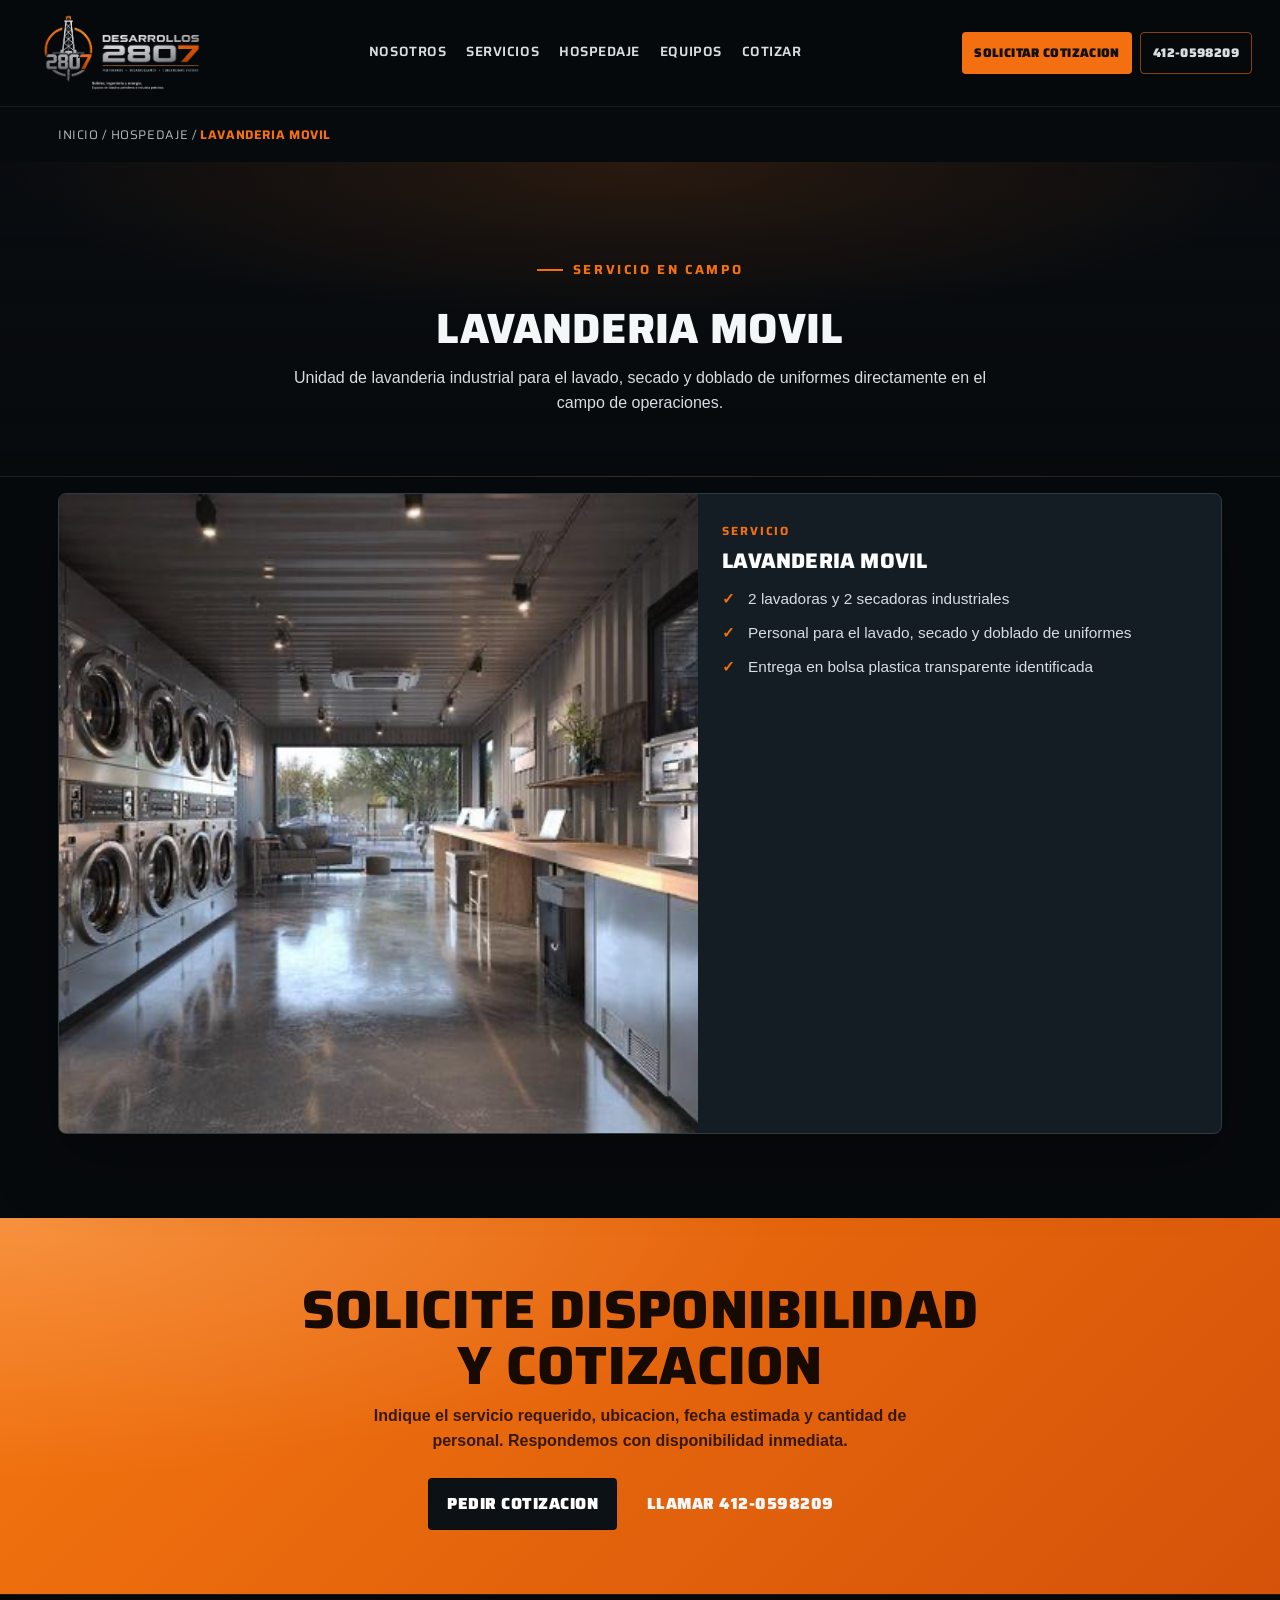
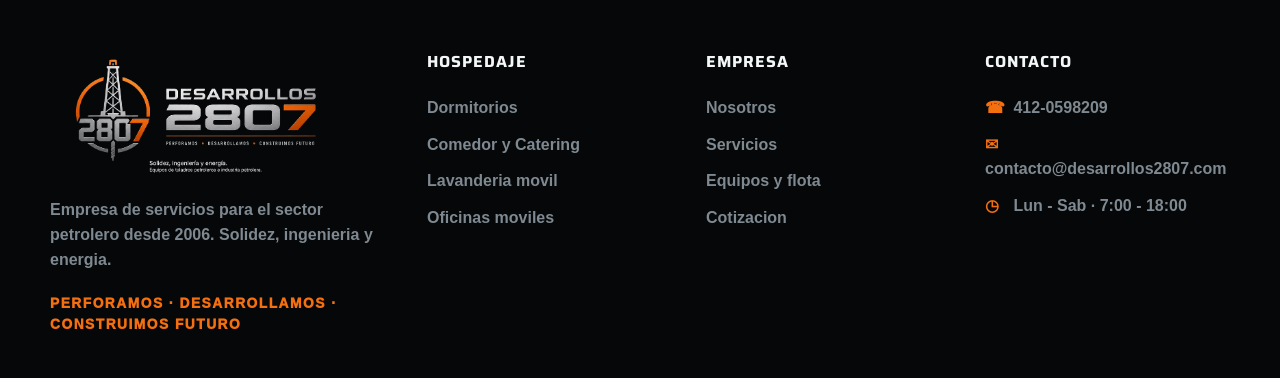
<file: lavanderia.html>
<!doctype html>
<html lang="es">
  <head>
    <meta charset="utf-8" />
    <meta name="viewport" content="width=device-width, initial-scale=1" />
    <title>Lavanderia Movil | Desarrollos 2807 C.A.</title>
    <meta name="description" content="Servicio de lavanderia movil: lavado, secado y doblado de uniformes en campo." />
    <meta name="theme-color" content="#0b1014" />
    <link rel="preconnect" href="https://fonts.googleapis.com" />
    <link rel="preconnect" href="https://fonts.gstatic.com" crossorigin />
    <link rel="stylesheet" href="https://fonts.googleapis.com/css2?family=Saira:wght@500;600;700;800;900&display=swap" />
    <link rel="stylesheet" href="styles.css" />
  </head>
  <body>
    <header class="site-header">
      <a class="brand" href="index.html" aria-label="Desarrollos 2807 inicio">
        <img src="principal.png" alt="Desarrollos 2807 C.A." />
      </a>
      <nav class="main-nav" aria-label="Seleccione una seccion">
        <a href="index.html#nosotros">Nosotros</a>
        <a href="index.html#servicios">Servicios</a>
        <a href="index.html#hospedaje">Hospedaje</a>
        <a href="index.html#equipos">Equipos</a>
        <a href="index.html#contacto">Cotizar</a>
      </nav>
      <div class="header-actions">
        <a class="mini-action" href="index.html#contacto">Solicitar cotizacion</a>
        <a class="phone-action" href="tel:+584120598209">412-0598209</a>
      </div>
    </header>

    <main>
      <nav class="breadcrumb" aria-label="Ruta de navegacion">
        <a href="index.html">Inicio</a> / <a href="index.html#hospedaje">Hospedaje</a> / <b>Lavanderia Movil</b>
      </nav>
      <section class="page-hero">
        <p class="eyebrow">Servicio en campo</p>
        <h1>Lavanderia Movil</h1>
        <p>Unidad de lavanderia industrial para el lavado, secado y doblado de uniformes directamente en el campo de operaciones.</p>
      </section>
      <div class="product-grid">
        <article class="product-card wide">
          <div class="pc-split">
            <img src="assets/productos/lavanderia-interior.png" alt="Lavanderia Movil" />
            <div class="pc-body">
              <span>Servicio</span>
              <h3>Lavanderia Movil</h3>
              <ul>
            <li>2 lavadoras y 2 secadoras industriales</li>
            <li>Personal para el lavado, secado y doblado de uniformes</li>
            <li>Entrega en bolsa plastica transparente identificada</li>
              </ul>
            </div>
          </div>
        </article>
      </div>
      <section class="cta-band">
        <h2>Solicite disponibilidad y cotizacion</h2>
        <p>Indique el servicio requerido, ubicacion, fecha estimada y cantidad de personal. Respondemos con disponibilidad inmediata.</p>
        <div class="cta-actions">
          <a class="btn btn-ink" href="index.html#contacto">Pedir cotizacion</a>
          <a class="btn btn-ghost" href="tel:+584120598209">Llamar 412-0598209</a>
        </div>
      </section>
    </main>

    <footer class="site-footer">
      <div class="footer-grid">
        <div class="footer-brand">
          <img src="principal.png" alt="Desarrollos 2807 C.A." />
          <p>Empresa de servicios para el sector petrolero desde 2006. Solidez, ingenieria y energia.</p>
          <strong>Perforamos &middot; Desarrollamos &middot; Construimos futuro</strong>
        </div>
        <nav class="footer-col" aria-label="Hospedaje del pie de pagina">
          <h3>Hospedaje</h3>
          <a href="dormitorios.html">Dormitorios</a>
          <a href="comedor.html">Comedor y Catering</a>
          <a href="lavanderia.html">Lavanderia movil</a>
          <a href="oficinas.html">Oficinas moviles</a>
        </nav>
        <nav class="footer-col" aria-label="Empresa del pie de pagina">
          <h3>Empresa</h3>
          <a href="index.html#nosotros">Nosotros</a>
          <a href="index.html#servicios">Servicios</a>
          <a href="index.html#equipos">Equipos y flota</a>
          <a href="index.html#contacto">Cotizacion</a>
        </nav>
        <div class="footer-col footer-contact">
          <h3>Contacto</h3>
          <a href="tel:+584120598209"><span>&#9742;</span> 412-0598209</a>
          <a href="mailto:contacto@desarrollos2807.com"><span>&#9993;</span> contacto@desarrollos2807.com</a>
          <p><span>&#9719;</span> Lun - Sab &middot; 7:00 - 18:00</p>
        </div>
      </div>
    </footer>

    <a class="mobile-call" href="tel:+584120598209">Llamar ahora</a>
    <script src="script.js"></script>
  </body>
</html>
</file>
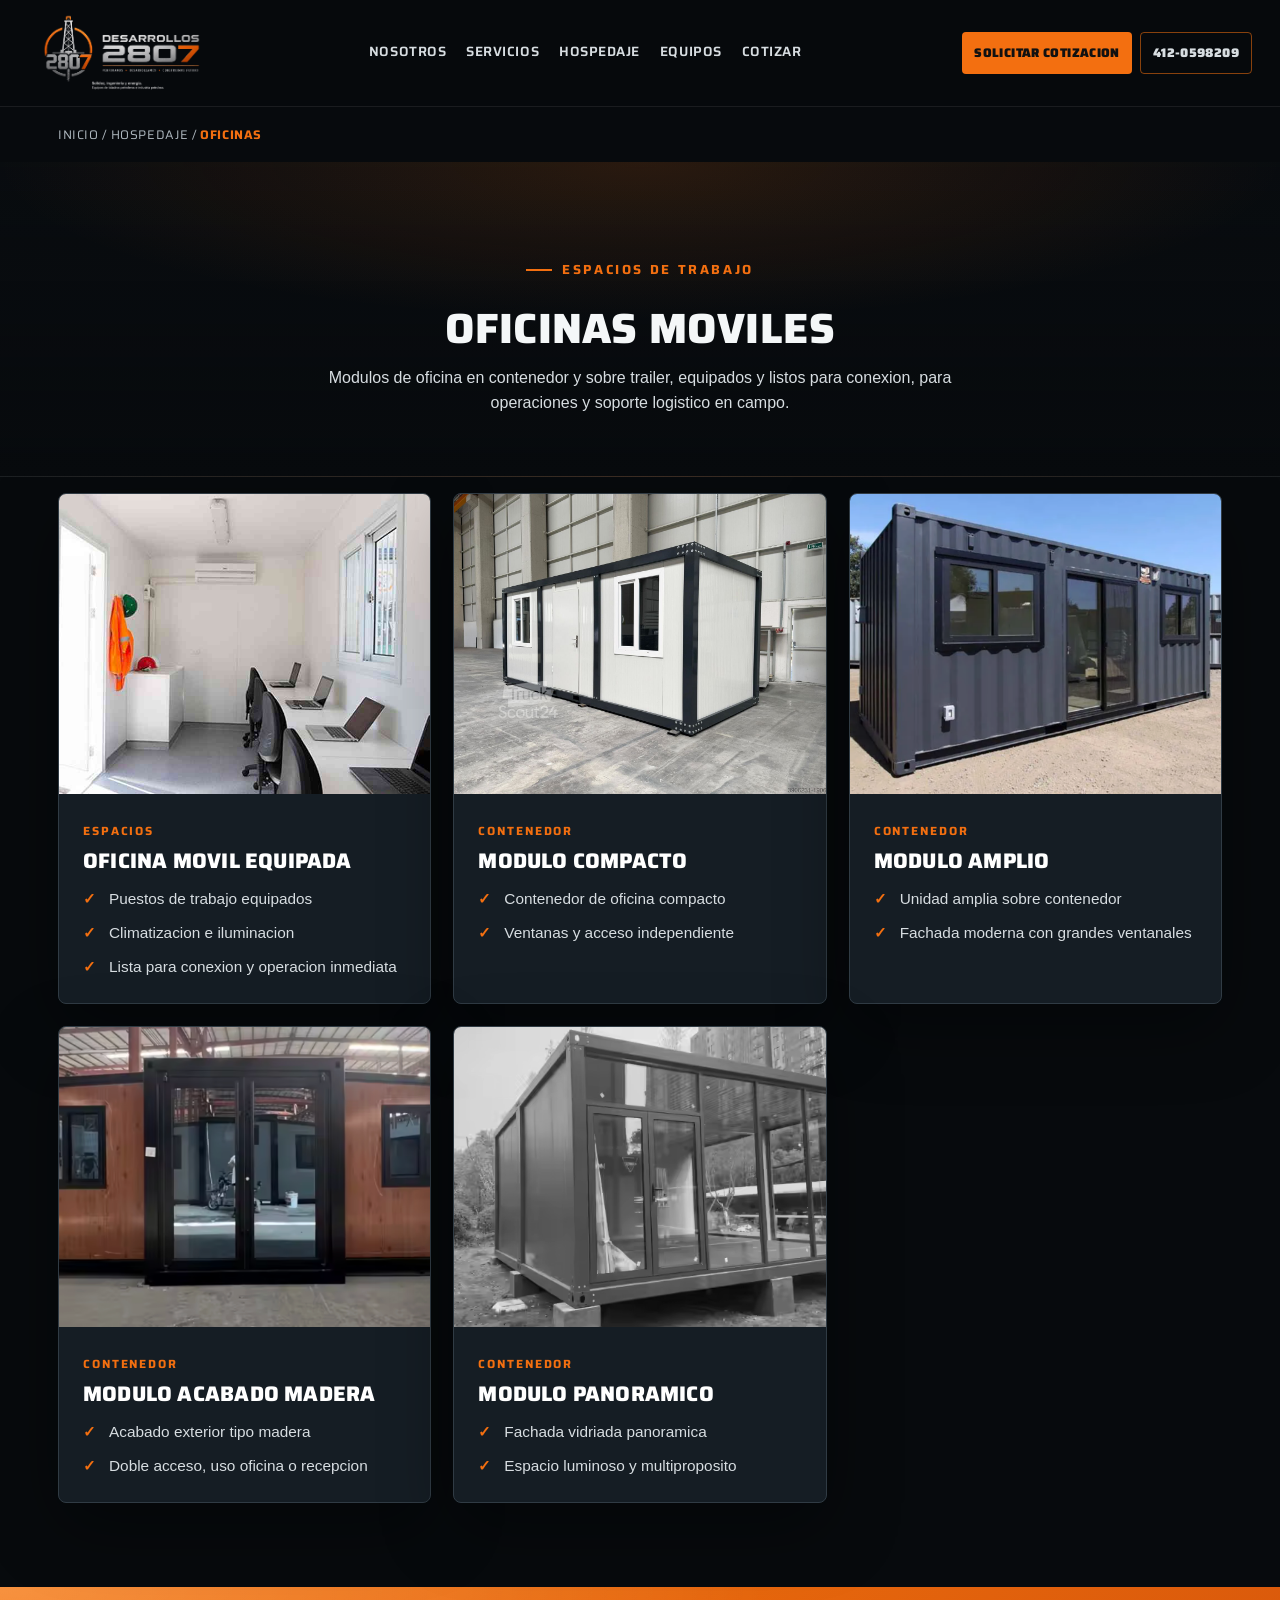
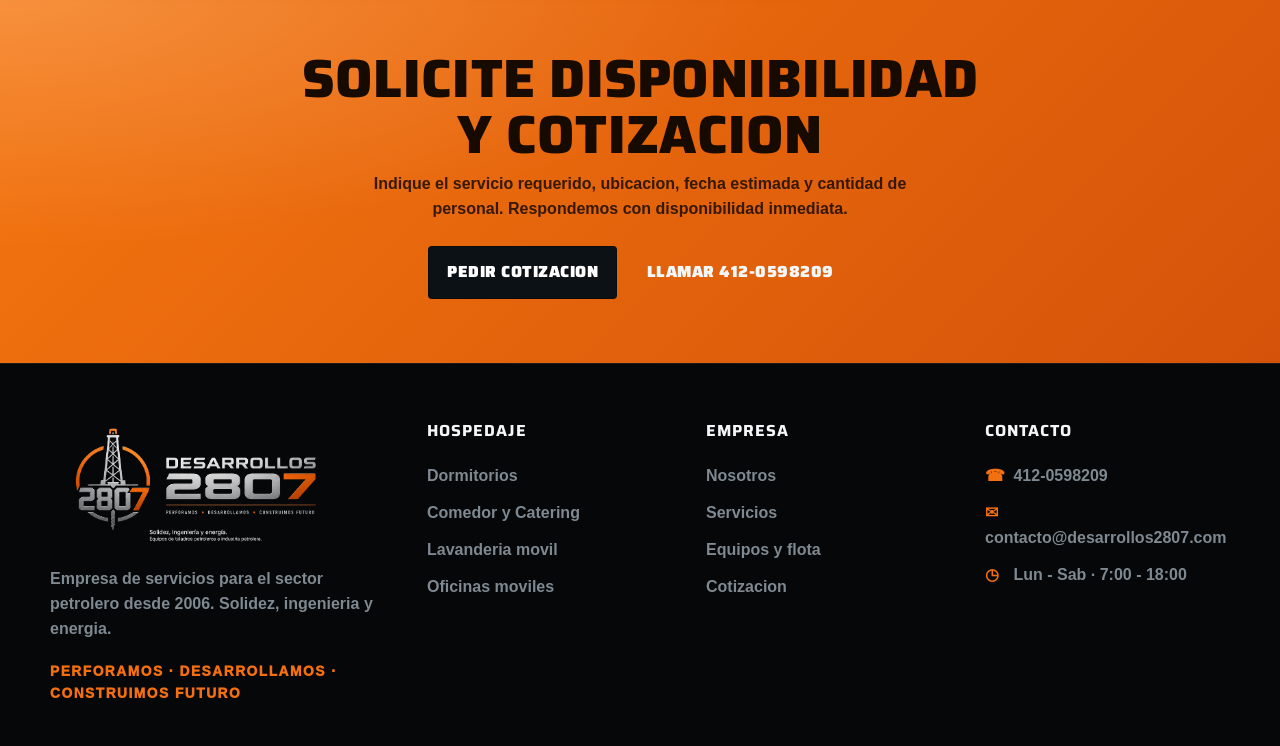
<file: oficinas.html>
<!doctype html>
<html lang="es">
  <head>
    <meta charset="utf-8" />
    <meta name="viewport" content="width=device-width, initial-scale=1" />
    <title>Oficinas Moviles | Desarrollos 2807 C.A.</title>
    <meta name="description" content="Modulos de oficina en contenedor equipados para operaciones y soporte logistico." />
    <meta name="theme-color" content="#0b1014" />
    <link rel="preconnect" href="https://fonts.googleapis.com" />
    <link rel="preconnect" href="https://fonts.gstatic.com" crossorigin />
    <link rel="stylesheet" href="https://fonts.googleapis.com/css2?family=Saira:wght@500;600;700;800;900&display=swap" />
    <link rel="stylesheet" href="styles.css" />
  </head>
  <body>
    <header class="site-header">
      <a class="brand" href="index.html" aria-label="Desarrollos 2807 inicio">
        <img src="principal.png" alt="Desarrollos 2807 C.A." />
      </a>
      <nav class="main-nav" aria-label="Seleccione una seccion">
        <a href="index.html#nosotros">Nosotros</a>
        <a href="index.html#servicios">Servicios</a>
        <a href="index.html#hospedaje">Hospedaje</a>
        <a href="index.html#equipos">Equipos</a>
        <a href="index.html#contacto">Cotizar</a>
      </nav>
      <div class="header-actions">
        <a class="mini-action" href="index.html#contacto">Solicitar cotizacion</a>
        <a class="phone-action" href="tel:+584120598209">412-0598209</a>
      </div>
    </header>

    <main>
      <nav class="breadcrumb" aria-label="Ruta de navegacion">
        <a href="index.html">Inicio</a> / <a href="index.html#hospedaje">Hospedaje</a> / <b>Oficinas</b>
      </nav>
      <section class="page-hero">
        <p class="eyebrow">Espacios de trabajo</p>
        <h1>Oficinas Moviles</h1>
        <p>Modulos de oficina en contenedor y sobre trailer, equipados y listos para conexion, para operaciones y soporte logistico en campo.</p>
      </section>
      <div class="product-grid">
        <article class="product-card">
          <img src="assets/productos/oficina-interior.png" alt="Oficina Movil Equipada" />
          <div class="pc-body">
            <span>Espacios</span>
            <h3>Oficina Movil Equipada</h3>
            <ul>
            <li>Puestos de trabajo equipados</li>
            <li>Climatizacion e iluminacion</li>
            <li>Lista para conexion y operacion inmediata</li>
            </ul>
          </div>
        </article>
        <article class="product-card">
          <img src="assets/productos/modulo-blanco.png" alt="Modulo Compacto" />
          <div class="pc-body">
            <span>Contenedor</span>
            <h3>Modulo Compacto</h3>
            <ul>
            <li>Contenedor de oficina compacto</li>
            <li>Ventanas y acceso independiente</li>
            </ul>
          </div>
        </article>
        <article class="product-card">
          <img src="assets/productos/modulo-negro.png" alt="Modulo Amplio" />
          <div class="pc-body">
            <span>Contenedor</span>
            <h3>Modulo Amplio</h3>
            <ul>
            <li>Unidad amplia sobre contenedor</li>
            <li>Fachada moderna con grandes ventanales</li>
            </ul>
          </div>
        </article>
        <article class="product-card">
          <img src="assets/productos/modulo-madera.png" alt="Modulo Acabado Madera" />
          <div class="pc-body">
            <span>Contenedor</span>
            <h3>Modulo Acabado Madera</h3>
            <ul>
            <li>Acabado exterior tipo madera</li>
            <li>Doble acceso, uso oficina o recepcion</li>
            </ul>
          </div>
        </article>
        <article class="product-card">
          <img src="assets/productos/modulo-vidrio.png" alt="Modulo Panoramico" />
          <div class="pc-body">
            <span>Contenedor</span>
            <h3>Modulo Panoramico</h3>
            <ul>
            <li>Fachada vidriada panoramica</li>
            <li>Espacio luminoso y multiproposito</li>
            </ul>
          </div>
        </article>
      </div>
      <section class="cta-band">
        <h2>Solicite disponibilidad y cotizacion</h2>
        <p>Indique el servicio requerido, ubicacion, fecha estimada y cantidad de personal. Respondemos con disponibilidad inmediata.</p>
        <div class="cta-actions">
          <a class="btn btn-ink" href="index.html#contacto">Pedir cotizacion</a>
          <a class="btn btn-ghost" href="tel:+584120598209">Llamar 412-0598209</a>
        </div>
      </section>
    </main>

    <footer class="site-footer">
      <div class="footer-grid">
        <div class="footer-brand">
          <img src="principal.png" alt="Desarrollos 2807 C.A." />
          <p>Empresa de servicios para el sector petrolero desde 2006. Solidez, ingenieria y energia.</p>
          <strong>Perforamos &middot; Desarrollamos &middot; Construimos futuro</strong>
        </div>
        <nav class="footer-col" aria-label="Hospedaje del pie de pagina">
          <h3>Hospedaje</h3>
          <a href="dormitorios.html">Dormitorios</a>
          <a href="comedor.html">Comedor y Catering</a>
          <a href="lavanderia.html">Lavanderia movil</a>
          <a href="oficinas.html">Oficinas moviles</a>
        </nav>
        <nav class="footer-col" aria-label="Empresa del pie de pagina">
          <h3>Empresa</h3>
          <a href="index.html#nosotros">Nosotros</a>
          <a href="index.html#servicios">Servicios</a>
          <a href="index.html#equipos">Equipos y flota</a>
          <a href="index.html#contacto">Cotizacion</a>
        </nav>
        <div class="footer-col footer-contact">
          <h3>Contacto</h3>
          <a href="tel:+584120598209"><span>&#9742;</span> 412-0598209</a>
          <a href="mailto:contacto@desarrollos2807.com"><span>&#9993;</span> contacto@desarrollos2807.com</a>
          <p><span>&#9719;</span> Lun - Sab &middot; 7:00 - 18:00</p>
        </div>
      </div>
    </footer>

    <a class="mobile-call" href="tel:+584120598209">Llamar ahora</a>
    <script src="script.js"></script>
  </body>
</html>
</file>
<file: styles.css>
:root {
  --black: #070a0d;
  --ink: #0c1116;
  --navy: #101820;
  --panel: #151d24;
  --panel-2: #1c2630;
  --line: #303b44;
  --text: #f4f7f8;
  --muted: #aeb8bf;
  --steel: #d7dde1;
  --orange: #f36f10;
  --orange-dark: #b54808;
  --shadow: 0 24px 70px rgba(0, 0, 0, 0.38);
  --display: "Saira", "Arial Narrow", Arial, Helvetica, sans-serif;
  font-family: Arial, Helvetica, sans-serif;
}

* { box-sizing: border-box; }
html { scroll-behavior: smooth; }
body {
  margin: 0;
  background: var(--black);
  color: var(--text);
  line-height: 1.55;
}
img { display: block; max-width: 100%; }
a { color: inherit; text-decoration: none; }
p, h1, h2, h3 { margin-top: 0; }

.site-header {
  position: sticky;
  top: 0;
  z-index: 50;
  display: grid;
  grid-template-columns: 132px 1fr;
  gap: 12px;
  align-items: center;
  padding: 10px 16px;
  background: rgba(7, 10, 13, 0.94);
  border-bottom: 1px solid rgba(255, 255, 255, 0.08);
  backdrop-filter: blur(16px);
}
.brand img { width: 132px; }
.main-nav { display: none; }
.header-actions {
  grid-column: 1 / -1;
  display: grid;
  grid-template-columns: 1fr 1fr;
  gap: 8px;
}
.mini-action,
.phone-action {
  font-family: var(--display);
  letter-spacing: 0.03em;
  min-height: 42px;
  display: inline-flex;
  align-items: center;
  justify-content: center;
  padding: 10px 12px;
  border-radius: 4px;
  font-size: 0.78rem;
  font-weight: 900;
  text-transform: uppercase;
}
.mini-action { background: var(--orange); color: #111; }
.phone-action { border: 1px solid rgba(243, 111, 16, 0.55); color: var(--steel); }

.hero {
  position: relative;
  min-height: 760px;
  display: grid;
  place-items: center;
  overflow: hidden;
  isolation: isolate;
}
.hero-background,
.hero::after {
  position: absolute;
  inset: 0;
  content: "";
  z-index: -2;
}
.hero-background {
  background-image: url("assets/cover-rig.jpg");
  background-size: cover;
  background-position: center;
  filter: saturate(0.75) contrast(1.06);

}
.hero::after {
  z-index: -1;
  background:
    radial-gradient(circle at 50% 38%, rgba(243, 111, 16, 0.2), transparent 30%),
    linear-gradient(180deg, rgba(7, 10, 13, 0.2), rgba(7, 10, 13, 0.9) 80%, var(--black)),
    linear-gradient(90deg, rgba(0, 0, 0, 0.94), rgba(0, 0, 0, 0.44), rgba(0, 0, 0, 0.94));
}
.hero-shell {
  width: min(100%, 1060px);
  padding: 96px 18px 72px;
  text-align: center;
}
.hero-mark {
  width: min(94vw, 840px);
  margin: 0 auto 28px;
  filter: drop-shadow(0 28px 36px rgba(0, 0, 0, 0.72));
}
.eyebrow {
  display: inline-flex;
  align-items: center;
  gap: 10px;
  color: var(--orange);
  font-family: var(--display);
  font-size: 0.82rem;
  font-weight: 700;
  letter-spacing: 0.2em;
  text-transform: uppercase;
}
.eyebrow::before {
  content: "";
  width: 26px;
  height: 2px;
  flex: 0 0 auto;
  background: var(--orange);
}
h1 {
  max-width: 920px;
  margin: 0 auto 16px;
  font-family: var(--display);
  font-weight: 800;
  font-size: clamp(1.7rem, 3.3vw, 3.2rem);
  line-height: 1.02;
  letter-spacing: 0.005em;
  text-transform: uppercase;
}

.hero-word-service {
  color: var(--orange);
  font-weight: 900;
}
.hero-copy {
  max-width: 700px;
  margin: 0 auto 28px;
  color: var(--steel);
  font-size: clamp(0.98rem, 1.7vw, 1.08rem);
}
.hero-actions,
.header-actions { align-items: center; }
.hero-actions {
  display: flex;
  flex-wrap: wrap;
  justify-content: center;
  gap: 12px;
}
.btn {
  font-family: var(--display);
  letter-spacing: 0.03em;
  min-height: 48px;
  display: inline-flex;
  align-items: center;
  justify-content: center;
  padding: 13px 18px;
  border-radius: 4px;
  font-weight: 900;
  text-transform: uppercase;
}
.btn-primary {
  color: #111;
  background: linear-gradient(180deg, #ff8e2a, var(--orange));
  box-shadow: 0 16px 34px rgba(243, 111, 16, 0.26);
}
.btn-dark { border: 1px solid rgba(255, 255, 255, 0.22); background: rgba(9, 13, 16, 0.82); }

.values-strip {
  display: grid;
  gap: 1px;
  background: #26323b;
  border-block: 1px solid var(--line);
}
.values-strip article,
.value-statement {
  min-height: 104px;
  display: flex;
  align-items: center;
  gap: 16px;
  padding: 20px 18px;
  background: #101922;
}
.values-strip strong,
.value-statement {
  font-size: 1.08rem;
  font-weight: 950;
  line-height: 1.08;
  text-transform: uppercase;
}
.values-strip p { margin: 4px 0 0; color: var(--steel); }
.value-statement {
  color: var(--text);
  border-left: 4px solid var(--orange);
}
.value-icon {
  width: 54px;
  height: 54px;
  flex: 0 0 54px;
  display: inline-flex;
  align-items: center;
  justify-content: center;
  border: 2px solid rgba(243, 111, 16, 0.72);
  border-radius: 50%;
  color: var(--orange);
  background: rgba(243, 111, 16, 0.08);
  font-size: 1.9rem;
  font-weight: 900;
  line-height: 1;
}
.tech-icon {
  font-size: 2rem;
}
.energy-icon {
  font-size: 2rem;
}
.global-icon {
  font-size: 2.15rem;
}
.section { padding: 78px 18px; }
.section-head,
.section-copy {
  width: min(100%, 1160px);
  margin: 0 auto 34px;
}
.section-head { text-align: center; max-width: 920px; }
h2 {
  margin-bottom: 16px;
  font-family: var(--display);
  font-size: clamp(1.9rem, 4.2vw, 3.4rem);
  line-height: 1.04;
  letter-spacing: 0.005em;
  text-transform: uppercase;
}
h3 { margin-bottom: 10px; font-family: var(--display); font-size: 1.3rem; font-weight: 700; line-height: 1.16; letter-spacing: 0.01em; text-transform: uppercase; }
.hero h1,
h2 {
  text-wrap: balance;
}

.hero h1 {
  color: var(--text);
  font-weight: 950;
}

h2 {
  max-width: 960px;
  font-weight: 800;
}

.section-head h2,
.compact h2 {
  margin-inline: auto;
}

.section-copy h2,
.spec-copy h2,
.logistics-band h2,
.quote-copy h2,
.wire-card h2 {
  color: var(--text);
}

h3 {
  color: var(--steel);
}

.service-card h3,
.equipment-info h3,
.wire-card h2 {
  color: var(--text);
}
.section-copy p,
.section-head p,
.service-card p,
.spec-copy p,
.quote-copy p,
.wire-card p,
.logistics-band p { color: var(--muted); }

.about-section {
  display: grid;
  grid-template-columns: 1fr;
  gap: 32px;
  width: min(100%, 1200px);
  margin: 0 auto;
}
.stats-row {
  display: grid;
  grid-template-columns: 1fr;
  gap: 10px;
  margin-top: 24px;
}
.stats-row div {
  padding: 16px;
  border-left: 4px solid var(--orange);
  background: var(--panel);
}
.stats-row strong { display: block; font-family: var(--display); font-weight: 800; font-size: 2.2rem; line-height: 1; }
.stats-row span { color: var(--muted); font-weight: 800; }
.about-photos {
  position: relative;
  min-height: 420px;
}
.about-photos img {
  border: 1px solid var(--line);
  border-radius: 6px;
  object-fit: cover;
  box-shadow: var(--shadow);
}
.photo-main { width: 88%; height: 330px; }
.photo-small { position: absolute; right: 0; bottom: 0; width: 58%; height: 230px; }

.mission-band {
  display: grid;
  grid-template-columns: 1fr;
  gap: 30px;
  padding: 58px 18px;
  background:
    radial-gradient(120% 150% at 0% 0%, rgba(255, 255, 255, 0.2), transparent 46%),
    radial-gradient(130% 160% at 100% 100%, rgba(120, 40, 0, 0.42), transparent 52%),
    linear-gradient(135deg, #f5760f, #e2560a);
  border-block: 1px solid rgba(0, 0, 0, 0.28);
}
.mission-band article {
  padding: 0;
  background: none;
}
.mission-band article > * { max-width: 680px; margin-inline: auto; }
.mission-band .eyebrow { color: #2a0f02; }
.mission-band .eyebrow::before { background: #2a0f02; }
.mission-band h3 { color: #1a0c02; }
.mission-band p { color: rgba(26, 10, 2, 0.82); }

.service-grid {
  width: min(100%, 1200px);
  margin: 0 auto;
  display: grid;
  grid-template-columns: 1fr;
  gap: 18px;
}
.service-card {
  overflow: hidden;
  border: 1px solid var(--line);
  border-radius: 6px;
  background: var(--panel);
  box-shadow: var(--shadow);
}
.service-card img { width: 100%; height: 260px; object-fit: cover; }
.service-card div { padding: 20px; }
.service-card span {
  color: var(--orange);
  font-size: 0.75rem;
  font-weight: 900;
  text-transform: uppercase;
}
.fleet-section { background: #0a0e12; }
.compact { max-width: 920px; text-align: center; }
.equipment-carousel {
  width: min(100%, 1120px);
  margin: 0 auto;
  display: grid;
  grid-template-columns: 48px minmax(0, 1fr) 48px;
  gap: 12px;
  align-items: center;
}
.equipment-stage {
  overflow: hidden;
  border: 1px solid var(--line);
  border-radius: 6px;
  background: linear-gradient(145deg, rgba(243, 111, 16, 0.09), transparent 34%), var(--panel);
  box-shadow: var(--shadow);
}
.equipment-slide { display: none; grid-template-columns: 1fr; }
.equipment-slide.is-active { display: grid; }
.equipment-slide img {
  width: 100%;
  height: clamp(320px, 52vw, 560px);
  object-fit: cover;
  background: #080b0e;
}
.equipment-info { padding: 22px; }
.equipment-info span {
  color: var(--orange);
  font-size: 0.82rem;
  font-weight: 950;
  text-transform: uppercase;
}
.equipment-info p { color: var(--muted); margin-bottom: 0; }
.carousel-btn {
  width: 48px;
  height: 62px;
  border: 1px solid rgba(243, 111, 16, 0.5);
  border-radius: 4px;
  background: #101922;
  color: var(--orange);
  cursor: pointer;
  font-size: 2.4rem;
  font-weight: 900;
  line-height: 1;
}
.carousel-btn:hover { background: var(--orange); color: #111; }
.carousel-status {
  margin-top: 14px;
  color: var(--steel);
  font-size: 0.9rem;
  font-weight: 900;
  text-align: center;
}

.spec-section {
  display: grid;
  grid-template-columns: 1fr;
  gap: 28px;
  padding: 72px 18px;
  background: linear-gradient(90deg, rgba(7, 10, 13, 0.94), rgba(7, 10, 13, 0.78)), url("assets/drilling-1500.jpg") center / cover;
  border-block: 1px solid var(--line);
}
.spec-copy,
.spec-list { width: min(100%, 580px); margin: 0 auto; }
.spec-list {
  display: grid;
  grid-template-columns: 1fr;
  gap: 1px;
  padding: 0;
  background: rgba(255, 255, 255, 0.12);
}
.spec-list div { display: flex; justify-content: space-between; gap: 18px; padding: 14px; background: rgba(17, 24, 30, 0.92); }
dt { color: var(--orange); font-size: 0.76rem; font-weight: 950; text-transform: uppercase; }
dd { margin: 0; color: var(--steel); text-align: right; }

.wireline-section { display: grid; gap: 24px; width: min(100%, 1200px); margin: 0 auto; }
.wire-card {
  display: grid;
  grid-template-columns: 1fr;
  gap: 0;
  overflow: hidden;
  border: 1px solid var(--line);
  border-radius: 6px;
  background: var(--panel-2);
}
.wire-card img { width: 100%; height: 310px; object-fit: cover; }
.wire-card div { padding: 24px; }
.check-list {
  display: grid;
  gap: 10px;
  margin: 20px 0 0;
  padding: 0;
  list-style: none;
}
.check-list li {
  padding: 11px 12px 11px 16px;
  border-left: 3px solid var(--orange);
  background: rgba(255, 255, 255, 0.06);
  color: var(--steel);
}

.logistics-band {
  display: grid;
  grid-template-columns: 1fr;
  gap: 24px;
  align-items: center;
  padding: 58px 18px;
  background:
    radial-gradient(130% 130% at 100% 0%, rgba(255, 255, 255, 0.18), transparent 48%),
    linear-gradient(135deg, #ef6c0c, #c64d05);
}
.logistics-band > * { width: min(100%, 580px); margin: 0 auto; }
.logistics-band img { width: min(100%, 580px); border: 1px solid var(--line); border-radius: 6px; }

.quote-section {
  display: grid;
  grid-template-columns: 1fr;
  gap: 28px;
  padding: 78px 18px 98px;
  background: linear-gradient(90deg, rgba(7, 10, 13, 0.96), rgba(11, 16, 20, 0.86)), url("assets/facility.jpg") center / cover;
}
.quote-copy,
.quote-form { width: min(100%, 560px); margin: 0 auto; }
.quote-copy img { width: min(100%, 380px); margin-bottom: 20px; }
.quote-phone { display: inline-block; margin-top: 10px; color: var(--orange); font-size: 1.35rem; font-weight: 950; }
.quote-form {
  display: grid;
  gap: 14px;
  padding: 22px;
  border: 1px solid rgba(255, 255, 255, 0.13);
  border-radius: 6px;
  background: rgba(16, 23, 29, 0.96);
}
label { display: grid; gap: 7px; color: var(--steel); font-size: 0.9rem; font-weight: 900; }
input, select, textarea {
  width: 100%;
  border: 1px solid var(--line);
  border-radius: 4px;
  background: #090d11;
  color: var(--text);
  font: inherit;
  padding: 13px 12px;
}
textarea { resize: vertical; }


.site-footer {
  padding: 58px 18px 42px;
  background: #050708;
  border-top: 1px solid rgba(255, 255, 255, 0.08);
  color: var(--muted);
  text-align: left;
}
.footer-grid {
  width: min(100%, 1180px);
  margin: 0 auto;
  display: grid;
  grid-template-columns: 1fr;
  gap: 34px;
}
.footer-brand img {
  width: min(100%, 280px);
  margin-bottom: 18px;
}
.footer-brand p {
  max-width: 330px;
  margin-bottom: 20px;
  color: #7f8991;
  font-weight: 700;
}
.footer-brand strong {
  display: block;
  color: var(--orange);
  font-size: 0.86rem;
  font-weight: 950;
  letter-spacing: 1.5px;
  text-transform: uppercase;
}
.footer-col {
  display: grid;
  gap: 12px;
  align-content: start;
}
.footer-col h3 {
  margin: 0 0 12px;
  padding-left: 0;
  color: var(--text);
  font-size: 1rem;
  letter-spacing: 1px;
}
.footer-col h3::before {
  display: none;
}
.footer-col a,
.footer-col p {
  margin: 0;
  color: #7f8991;
  font-weight: 800;
}
.footer-col a:hover {
  color: var(--orange);
}
.footer-contact span {
  display: inline-block;
  width: 24px;
  color: var(--orange);
}
.mobile-call {
  position: fixed;
  right: 14px;
  bottom: 14px;
  left: 14px;
  z-index: 60;
  min-height: 54px;
  display: flex;
  align-items: center;
  justify-content: center;
  border-radius: 4px;
  background: var(--orange);
  color: #111;
  font-weight: 950;
  text-transform: uppercase;
  box-shadow: 0 18px 44px rgba(0, 0, 0, 0.44);
}

@media (min-width: 760px) {
  .footer-grid { grid-template-columns: 1.4fr 1fr 1fr 1fr; }
  .site-header { grid-template-columns: 180px 1fr auto; padding: 12px 28px; }
  .brand img { width: 180px; }
  .main-nav { display: flex; justify-content: center; gap: 20px; color: var(--steel); font-family: var(--display); font-size: 0.84rem; font-weight: 600; letter-spacing: 0.04em; text-transform: uppercase; }
  .header-actions { grid-column: auto; grid-template-columns: auto auto; }
  .values-strip { grid-template-columns: repeat(2, 1fr); }
  .about-section { grid-template-columns: minmax(0, 1.05fr) minmax(340px, 0.95fr); align-items: center; }
  .stats-row { grid-template-columns: repeat(3, 1fr); }
  .mission-band { grid-template-columns: 1fr 1fr; }
  .service-grid { grid-template-columns: repeat(2, 1fr); }
  .equipment-slide.is-active { grid-template-columns: minmax(0, 1.15fr) minmax(320px, 0.85fr); align-items: stretch; }
  .equipment-info { display: flex; flex-direction: column; justify-content: center; padding: 34px; }
  
  .spec-section { grid-template-columns: minmax(0, 0.8fr) minmax(0, 1.2fr); padding-inline: max(28px, calc((100vw - 1200px) / 2)); align-items: center; }
  .wire-card { grid-template-columns: 0.88fr 1.12fr; align-items: stretch; }
  .wire-card.reverse { grid-template-columns: 1.12fr 0.88fr; }
  .wire-card.reverse img { order: 2; }
  .wire-card img { height: 100%; min-height: 430px; }
  .two-col { grid-template-columns: repeat(2, 1fr); }
  .logistics-band { grid-template-columns: 0.85fr 1fr; padding-inline: max(28px, calc((100vw - 1200px) / 2)); }
  .quote-section { grid-template-columns: 1fr 1fr; padding-inline: max(28px, calc((100vw - 1200px) / 2)); align-items: center; }
  .mobile-call { display: none; }
  .site-footer { padding-bottom: 42px; }
}

@media (min-width: 1100px) {
  .values-strip { grid-template-columns: repeat(4, 1fr) 1.25fr; }
  .service-grid { grid-template-columns: 1.2fr repeat(3, 1fr); }
  .large-card { grid-row: span 1; }
  
}

@media (max-width: 430px) {
  h1 { max-width: 100%; }
  .hero { min-height: 700px; }
  .hero-shell { padding-top: 76px; }
  .hero-mark { width: 96vw; margin-bottom: 22px; }
  .btn { width: 100%; }
  .values-strip article, .value-statement { min-height: auto; }
  .phone-action { font-size: 0.74rem; }
  .equipment-carousel { grid-template-columns: 42px minmax(0, 1fr) 42px; gap: 8px; }
  .carousel-btn { width: 42px; height: 54px; font-size: 2rem; }
  .equipment-info { padding: 18px; }
}










/* orange band inverted text */
.logistics-band .eyebrow { color: #2a0f02; }
.logistics-band .eyebrow::before { background: #2a0f02; }
.logistics-band h2 { color: #1a0c02; }
.logistics-band p { color: rgba(26, 10, 2, 0.85); }
.logistics-band img { border-color: rgba(0, 0, 0, 0.32); }

/* scroll animations */
.service-card, .equipment-slide img, .value-icon { transition: transform .35s ease, box-shadow .35s ease; }
.service-card:hover { transform: translateY(-6px); box-shadow: 0 26px 60px rgba(0, 0, 0, 0.45); }
@media (prefers-reduced-motion: no-preference) {
  .reveal { opacity: 0; transform: translateY(28px); transition: opacity .7s cubic-bezier(.16,.84,.44,1), transform .7s cubic-bezier(.16,.84,.44,1); }
  .reveal.is-visible { opacity: 1; transform: none; }
  .reveal-child { opacity: 0; transform: translateY(20px); transition: opacity .6s ease, transform .6s ease; }
  .reveal-child.is-visible { opacity: 1; transform: none; }
}


/* ===== Hospedaje: tarjetas de categoria (home) ===== */
.hospedaje-section { background: #0a0e12; }
.category-grid {
  width: min(100%, 1200px);
  margin: 0 auto;
  display: grid;
  grid-template-columns: 1fr;
  gap: 18px;
}
.category-card {
  position: relative;
  display: block;
  overflow: hidden;
  min-height: 320px;
  border: 1px solid var(--line);
  border-radius: 8px;
  background: var(--panel);
  box-shadow: var(--shadow);
  transition: transform .4s ease, box-shadow .4s ease;
}
.category-card:hover { transform: translateY(-6px); box-shadow: 0 28px 64px rgba(0, 0, 0, 0.55); }
.category-card > img { position: absolute; inset: 0; width: 100%; height: 100%; object-fit: cover; transition: transform .7s ease; }
.category-card:hover > img { transform: scale(1.07); }
.cat-overlay {
  position: absolute;
  inset: 0;
  display: flex;
  flex-direction: column;
  justify-content: flex-end;
  gap: 8px;
  padding: 26px;
  background: linear-gradient(180deg, rgba(7,10,13,.05), rgba(7,10,13,.5) 52%, rgba(7,10,13,.93));
}
.cat-overlay span { color: var(--orange); font-family: var(--display); font-size: .74rem; font-weight: 700; letter-spacing: .18em; text-transform: uppercase; }
.cat-overlay h3 { margin: 0; font-family: var(--display); font-size: 1.45rem; font-weight: 800; text-transform: uppercase; color: #fff; }
.cat-overlay p { margin: 0; color: var(--steel); font-size: .94rem; }
.cat-go { margin-top: 6px; display: inline-flex; align-items: center; gap: 8px; color: #fff; font-family: var(--display); font-weight: 700; font-size: .8rem; letter-spacing: .08em; text-transform: uppercase; }
.cat-go::after { content: "\2192"; color: var(--orange); transition: transform .3s ease; }
.category-card:hover .cat-go::after { transform: translateX(5px); }

/* ===== Paginas de producto ===== */
.page-hero {
  position: relative;
  padding: 92px 18px 60px;
  text-align: center;
  background:
    radial-gradient(120% 120% at 50% 0%, rgba(243,111,16,.14), transparent 42%),
    linear-gradient(180deg, rgba(7,10,13,.6), var(--black)), #0a0e12;
  border-bottom: 1px solid rgba(255,255,255,.08);
}
.page-hero .eyebrow { justify-content: center; }
.page-hero h1 { margin: 14px auto 0; }
.page-hero p:not(.eyebrow) { max-width: 700px; margin: 16px auto 0; color: var(--steel); }
.breadcrumb { width: min(100%, 1200px); margin: 0 auto; padding: 18px; font-family: var(--display); font-size: .78rem; letter-spacing: .05em; text-transform: uppercase; color: var(--muted); }
.breadcrumb a { color: var(--muted); }
.breadcrumb a:hover { color: var(--orange); }
.breadcrumb b { color: var(--orange); font-weight: 700; }

.product-grid {
  width: min(100%, 1200px);
  margin: 0 auto;
  padding: 16px 18px 84px;
  display: grid;
  grid-template-columns: 1fr;
  gap: 22px;
}
.product-card {
  overflow: hidden;
  border: 1px solid var(--line);
  border-radius: 8px;
  background: var(--panel);
  box-shadow: var(--shadow);
  transition: transform .35s ease, box-shadow .35s ease;
}
.product-card:hover { transform: translateY(-6px); box-shadow: 0 26px 60px rgba(0,0,0,.45); }
.product-card > img { width: 100%; height: 300px; object-fit: cover; }
.product-card .pc-body { padding: 24px; }
.product-card span { color: var(--orange); font-family: var(--display); font-size: .74rem; font-weight: 700; letter-spacing: .16em; text-transform: uppercase; }
.product-card h3 { margin: 6px 0 14px; font-family: var(--display); font-size: 1.32rem; font-weight: 800; text-transform: uppercase; color: #fff; }
.product-card ul { list-style: none; margin: 0; padding: 0; display: grid; gap: 10px; }
.product-card li { position: relative; padding-left: 26px; color: var(--steel); font-size: .96rem; }
.product-card li::before { content: "\2713"; position: absolute; left: 0; top: 0; color: var(--orange); font-weight: 900; }
.product-card.wide { grid-column: 1 / -1; }
.pc-split { display: grid; grid-template-columns: 1fr; }
.product-card.wide .pc-split > img { width: 100%; height: 100%; min-height: 260px; object-fit: cover; }

.cta-band {
  text-align: center;
  padding: 64px 18px;
  background:
    radial-gradient(130% 150% at 0% 0%, rgba(255,255,255,.2), transparent 46%),
    linear-gradient(135deg, #f5760f, #d4530a);
}
.cta-band h2 { color: #160a01; margin: 0 auto 10px; }
.cta-band p { max-width: 580px; margin: 0 auto 24px; color: rgba(22,10,1,.84); font-weight: 600; }
.cta-actions { display: flex; flex-wrap: wrap; gap: 12px; justify-content: center; }
.btn-ink { background: #0c1116; color: #fff; border: 1px solid rgba(0,0,0,.3); }

@media (min-width: 760px) {
  .category-grid { grid-template-columns: repeat(2, 1fr); }
  .category-card { min-height: 340px; }
  .product-grid { grid-template-columns: repeat(2, 1fr); }
  .product-card.wide .pc-split { grid-template-columns: 1fr 1fr; align-items: stretch; }
}
@media (min-width: 1100px) {
  .category-grid { grid-template-columns: repeat(4, 1fr); }
  .category-card { min-height: 430px; }
}
@media (min-width: 1180px) {
  .product-grid { grid-template-columns: repeat(3, 1fr); }
  .product-card.wide .pc-split { grid-template-columns: 1.1fr .9fr; }
}


/* ===== Servicios: selector de dos tipos (tabs) ===== */
.svc-tabs {
  width: min(100%, 1160px);
  margin: 0 auto 30px;
  display: grid;
  grid-template-columns: 1fr;
  gap: 14px;
}
.svc-tab {
  position: relative;
  display: flex;
  flex-direction: column;
  gap: 5px;
  text-align: left;
  padding: 20px 22px;
  border: 1px solid var(--line);
  border-radius: 8px;
  background: var(--panel);
  color: var(--text);
  cursor: pointer;
  font: inherit;
  transition: border-color .25s ease, background .25s ease, transform .25s ease, box-shadow .25s ease;
}
.svc-tab:hover { transform: translateY(-3px); box-shadow: 0 18px 40px rgba(0,0,0,.4); }
.tab-kicker { font-family: var(--display); font-size: .72rem; font-weight: 700; letter-spacing: .16em; text-transform: uppercase; color: var(--muted); }
.tab-title { font-family: var(--display); font-size: 1.18rem; font-weight: 800; text-transform: uppercase; line-height: 1.1; }
.tab-sub { color: var(--muted); font-size: .9rem; }
.svc-tab[aria-selected="true"] {
  border-color: var(--orange);
  background: linear-gradient(150deg, rgba(243,111,16,.18), transparent 62%), var(--panel);
}
.svc-tab[aria-selected="true"] .tab-kicker { color: var(--orange); }
.svc-tab[aria-selected="true"] .tab-sub { color: var(--steel); }
.svc-panel { display: none; }
.svc-panel.is-active { display: block; }
@media (min-width: 760px) {
  .svc-tabs { grid-template-columns: 1fr 1fr; }
}
</file>
